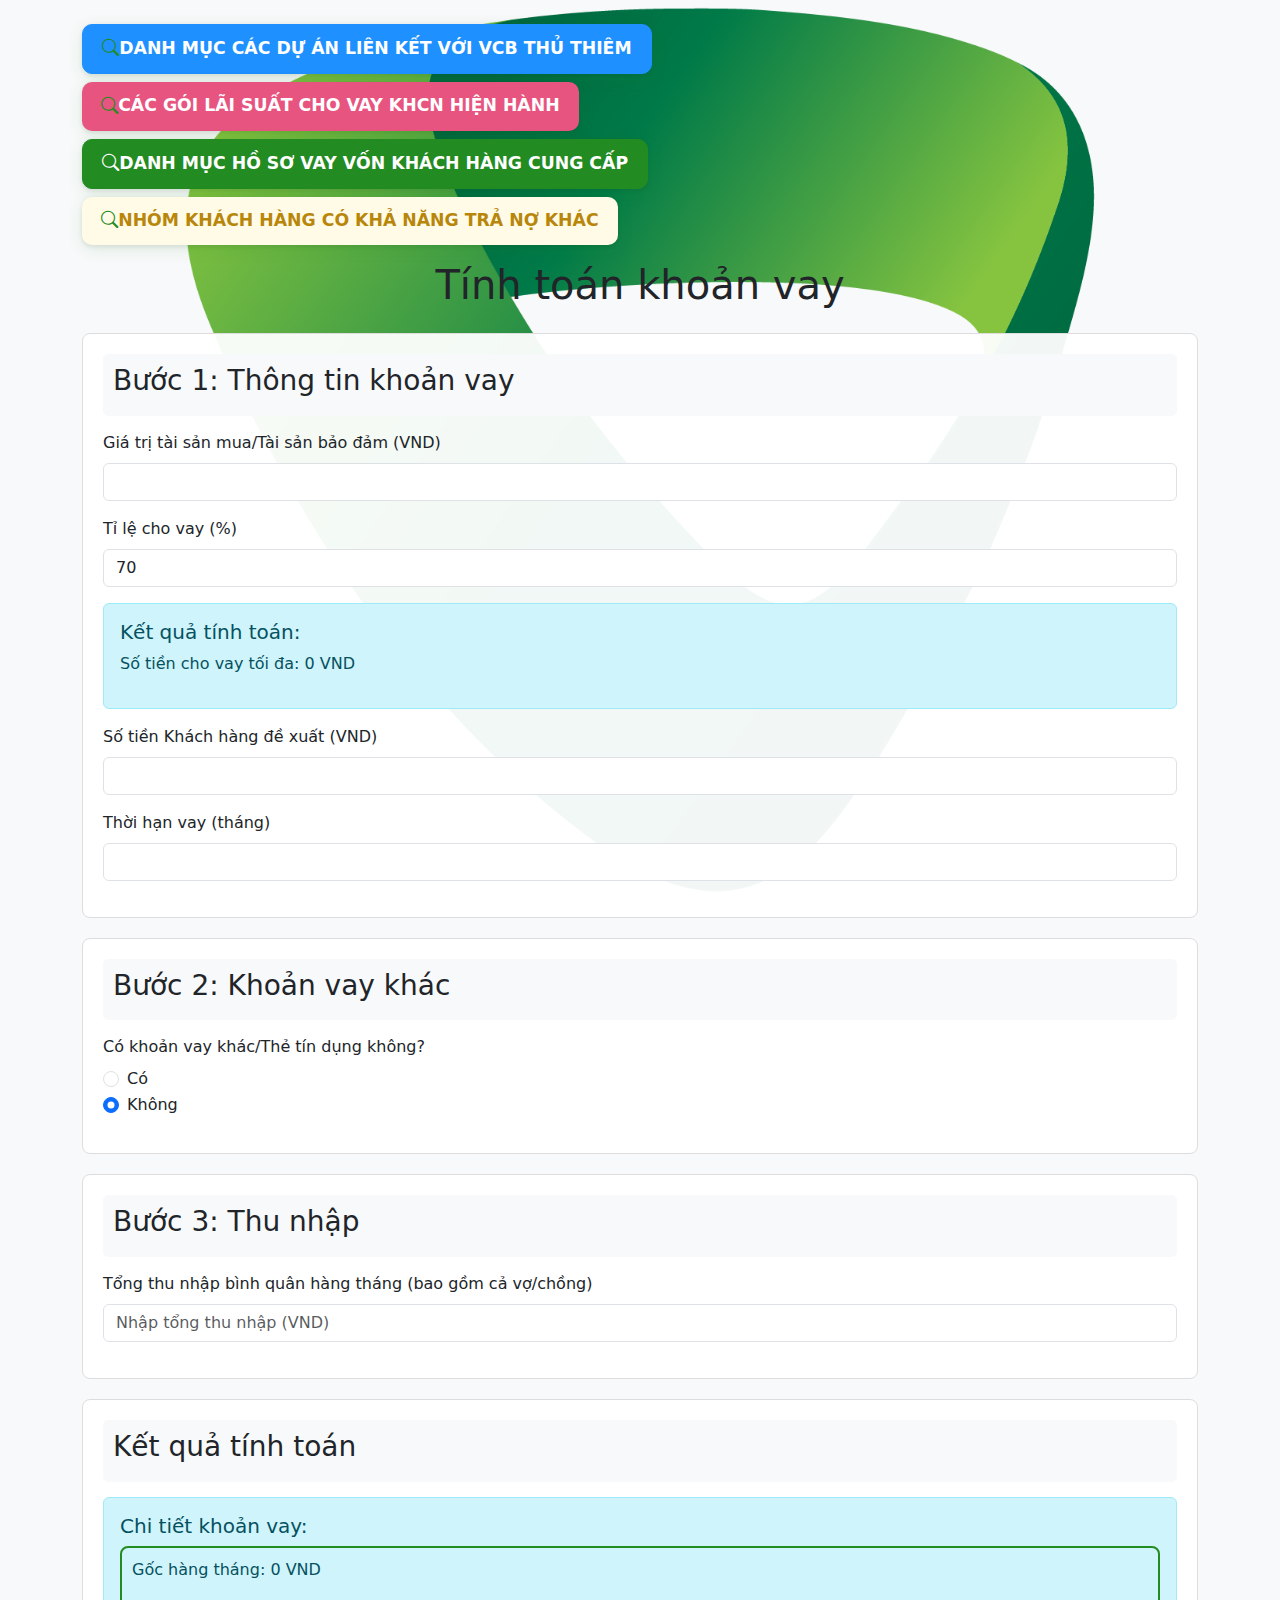
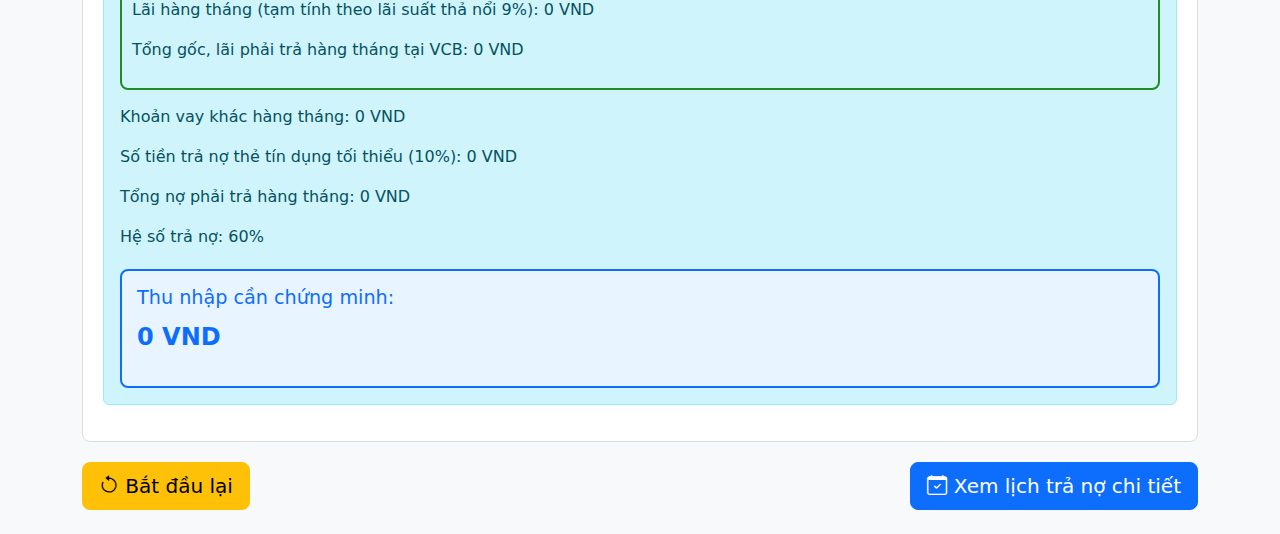
<file: index.html>
<!DOCTYPE html>
<html lang="vi">
<head>
    <meta charset="UTF-8">
    <meta name="viewport" content="width=device-width, initial-scale=1.0">
    <title>Tính toán khoản vay</title>
    <link href="https://cdn.jsdelivr.net/npm/bootstrap@5.3.0/dist/css/bootstrap.min.css" rel="stylesheet">
    <style>
        .step-container {
            border: 1px solid #ddd;
            border-radius: 8px;
            padding: 20px;
            margin-bottom: 20px;
            background-color: rgba(255, 255, 255, 0.95);
        }
        .step-header {
            background-color: #f8f9fa;
            padding: 10px;
            border-radius: 5px;
            margin-bottom: 15px;
        }
        .hidden {
            display: none;
        }
        .required-income {
            background-color: #e8f4ff;
            border: 2px solid #0d6efd;
            border-radius: 8px;
            padding: 15px;
            margin-top: 20px;
        }
        .required-income h5 {
            color: #0d6efd;
            font-size: 1.2rem;
            margin-bottom: 10px;
        }
        .required-income-value {
            font-size: 1.5rem;
            font-weight: bold;
            color: #0d6efd;
        }
        body {
            background-image: url('images/logo.png');
            background-repeat: no-repeat;
            background-position: center center;
            background-attachment: fixed;
            background-size: contain;
            background-color: #f8f9fa;
            min-height: 100vh;
        }
        .container {
            position: relative;
            z-index: 1;
        }
        .menu-btn {
            box-shadow: 0 4px 16px rgba(34,139,34,0.12), 0 1.5px 4px rgba(0,0,0,0.08);
            transition: box-shadow 0.2s, transform 0.2s, background 0.2s;
            cursor: pointer;
            font-size: 1.08rem;
            font-weight: bold;
            padding: 0.7rem 1.2rem;
            border-radius: 10px;
        }
        .menu-btn:hover, .menu-btn:focus {
            box-shadow: 0 8px 24px rgba(34,139,34,0.18), 0 2px 8px rgba(0,0,0,0.12);
            transform: translateY(-2px) scale(1.03);
            background: #e6f4ea !important;
        }
        .blink-cursor {
            animation: blink-cursor 1s steps(2, start) infinite;
            color: #228B22;
            font-size: 1.2em;
            transform: scale(3);
            vertical-align: middle;
            margin-right: 8px;
        }
        @keyframes blink-cursor {
            0%, 100% { opacity: 1; }
            50% { opacity: 0.2; }
        }
    </style>
</head>
<body>
    <div class="container mt-4">
        <div class="d-flex flex-column align-items-start mb-3 gap-2">
            <button type="button" class="btn btn-primary btn-sm fw-bold menu-btn" style="background-color: #1e90ff; border-color: #1e90ff; min-width: 260px;" onclick="window.location.href='projects.html'">
                <i class="bi bi-search" style="color:#228B22;"></i>DANH MỤC CÁC DỰ ÁN LIÊN KẾT VỚI VCB THỦ THIÊM
            </button>
            <button type="button" class="btn btn-danger btn-sm fw-bold menu-btn" style="background-color:#e75480;border:none;min-width:260px;" onclick="window.location.href='laisuat.html'">
                <i class="bi bi-search" style="color:#228B22;"></i>CÁC GÓI LÃI SUẤT CHO VAY KHCN HIỆN HÀNH
            </button>
            <button type="button" class="btn btn-primary btn-sm fw-bold menu-btn" style="background-color: #228B22; border-color: #228B22; color: #fff; min-width: 260px;" onclick="window.location.href='hosovay.html'">
                <i class="bi bi-search" style="color:#fff;"></i>DANH MỤC HỒ SƠ VAY VỐN KHÁCH HÀNG CUNG CẤP
            </button>
            <button type="button" class="btn btn-success btn-sm fw-bold menu-btn" style="background-color:#fffbe6;color:#b8860b;border:none;min-width:260px;" onclick="window.location.href='nhomkhachhang.html'">
                <i class="bi bi-search" style="color:#228B22;"></i>NHÓM KHÁCH HÀNG CÓ KHẢ NĂNG TRẢ NỢ KHÁC
            </button>
        </div>
        <h1 class="text-center mb-4">Tính toán khoản vay</h1>
        
        <!-- Step 1: Thông tin khoản vay -->
        <div class="step-container">
            <div class="step-header">
                <h3>Bước 1: Thông tin khoản vay</h3>
            </div>
            <form id="loanForm">
                <div class="mb-3">
                    <label for="assetValue" class="form-label">Giá trị tài sản mua/Tài sản bảo đảm (VND)</label>
                    <input type="text" class="form-control" id="assetValue" required min="0" max="999999999999">
                </div>
                <div class="mb-3">
                    <label for="loanRate" class="form-label">Tỉ lệ cho vay (%)</label>
                    <input type="number" class="form-control" id="loanRate" min="0" max="100" step="0.1" value="70" required>
                </div>
                <div class="alert alert-info">
                    <h5>Kết quả tính toán:</h5>
                    <p>Số tiền cho vay tối đa: <span id="maxLoan">0 VND</span></p>
                </div>
                <div class="mb-3">
                    <label for="loanAmount" class="form-label">Số tiền Khách hàng đề xuất (VND)</label>
                    <input type="text" class="form-control" id="loanAmount" required min="0" max="999999999999">
                    <div id="errorMessage" class="text-danger" style="display: none;">Số tiền đề xuất vượt quá hạn mức cho vay!</div>
                </div>
                <div class="mb-3">
                    <label for="loanTerm" class="form-label">Thời hạn vay (tháng)</label>
                    <input type="number" class="form-control" id="loanTerm" required min="1">
                </div>
            </form>
        </div>

        <!-- Step 2: Khoản vay khác -->
        <div class="step-container">
            <div class="step-header">
                <h3>Bước 2: Khoản vay khác</h3>
            </div>
            <form id="otherLoanForm">
                <div class="mb-3">
                    <label class="form-label">Có khoản vay khác/Thẻ tín dụng không?</label>
                    <div class="form-check">
                        <input class="form-check-input" type="radio" name="hasOtherLoan" id="hasOtherLoanYes" value="yes">
                        <label class="form-check-label" for="hasOtherLoanYes">Có</label>
                    </div>
                    <div class="form-check">
                        <input class="form-check-input" type="radio" name="hasOtherLoan" id="hasOtherLoanNo" value="no" checked>
                        <label class="form-check-label" for="hasOtherLoanNo">Không</label>
                    </div>
                </div>

                <div id="otherLoanDetails" class="hidden">
                    <div class="mb-3">
                        <label for="otherLoanAmount" class="form-label">Số tiền vay/dư nợ còn lại (VND)</label>
                        <input type="text" class="form-control" id="otherLoanAmount" min="0" max="999999999999">
                    </div>
                    <div class="mb-3">
                        <label for="otherLoanRate" class="form-label">Lãi suất (%)</label>
                        <input type="number" class="form-control" id="otherLoanRate" min="0" max="100" step="0.1">
                    </div>
                    <div class="mb-3">
                        <label for="otherLoanTerm" class="form-label">Thời hạn vay còn lại (tháng)</label>
                        <input type="number" class="form-control" id="otherLoanTerm" min="1" placeholder="Nhập số tháng còn lại">
                    </div>
                    <div class="mb-3">
                        <label for="creditCardPayment" class="form-label">Số tiền trả nợ thẻ tín dụng bình quân hàng tháng(VND)</label>
                        <input type="text" class="form-control" id="creditCardPayment" min="0" max="999999999999" placeholder="Nhập số tiền">
                    </div>
                </div>
            </form>
        </div>

        <!-- Step 3: Thu nhập -->
        <div class="step-container">
            <div class="step-header">
                <h3>Bước 3: Thu nhập</h3>
            </div>
            <form id="incomeForm">
                <div class="mb-3">
                    <label for="incomeAmount" class="form-label">Tổng thu nhập bình quân hàng tháng (bao gồm cả vợ/chồng)</label>
                    <input type="text" class="form-control" id="incomeAmount" min="0" max="999999999999" placeholder="Nhập tổng thu nhập (VND)">
                </div>
            </form>
        </div>

        <!-- Kết quả -->
        <div class="step-container">
            <div class="step-header">
                <h3>Kết quả tính toán</h3>
            </div>
            <div class="alert alert-info">
                <h5>Chi tiết khoản vay:</h5>
                <div style="border: 2px solid #228B22; border-radius: 8px; padding: 10px; margin-bottom: 15px;">
                    <p>Gốc hàng tháng: <span id="monthlyPrincipal">0 VND</span></p>
                    <p>Lãi hàng tháng (tạm tính theo lãi suất thả nổi 9%): <span id="monthlyInterest">0 VND</span></p>
                    <p>Tổng gốc, lãi phải trả hàng tháng tại VCB: <span id="monthlyTotal">0 VND</span></p>
                </div>
                <p>Khoản vay khác hàng tháng: <span id="otherLoanMonthly">0 VND</span></p>
                <p>Số tiền trả nợ thẻ tín dụng tối thiểu (10%): <span id="creditCardMonthly">0 VND</span></p>
                <p>Tổng nợ phải trả hàng tháng: <span id="totalMonthlyPayment">0 VND</span></p>
                <p>Hệ số trả nợ: <span id="debtRatio">60%</span></p>
                <div class="required-income">
                    <h5>Thu nhập cần chứng minh:</h5>
                    <p class="required-income-value"><span id="requiredIncome">0 VND</span></p>
                    <div id="incomeStatus"></div>
                </div>
            </div>
        </div>

        <!-- Nút điều hướng -->
        <div class="d-flex justify-content-between mb-4">
            <button type="button" class="btn btn-warning btn-lg" onclick="resetForm()">
                <i class="bi bi-arrow-counterclockwise"></i> Bắt đầu lại
            </button>
            <button type="button" class="btn btn-primary btn-lg" onclick="window.location.href='schedule.html'">
                <i class="bi bi-calendar-check"></i> Xem lịch trả nợ chi tiết
            </button>
        </div>
    </div>

    <script src="https://cdn.jsdelivr.net/npm/bootstrap@5.3.0/dist/js/bootstrap.bundle.min.js"></script>
    <link rel="stylesheet" href="https://cdn.jsdelivr.net/npm/bootstrap-icons@1.11.3/font/bootstrap-icons.min.css">
    <script>
        // Hàm chuyển đổi số thành định dạng tiền tệ
        function formatCurrency(amount) {
            return new Intl.NumberFormat('vi-VN', {
                style: 'currency',
                currency: 'VND'
            }).format(amount);
        }

        // Hàm định dạng số với dấu chấm ngăn cách
        function formatNumber(number) {
            return number.toString().replace(/\B(?=(\d{3})+(?!\d))/g, ".");
        }

        // Hàm chuyển đổi chuỗi số có dấu chấm thành số
        function parseFormattedNumber(str) {
            return parseInt(str.replace(/\./g, '')) || 0;
        }

        // Khởi tạo dữ liệu
        let loanData = JSON.parse(localStorage.getItem('loanData')) || {};

        // Tính toán số tiền cho vay tối đa
        const assetValueInput = document.getElementById('assetValue');
        const loanRateInput = document.getElementById('loanRate');
        const maxLoanSpan = document.getElementById('maxLoan');
        const loanAmountInput = document.getElementById('loanAmount');
        const errorMessage = document.getElementById('errorMessage');
        const otherLoanAmountInput = document.getElementById('otherLoanAmount');
        const creditCardPaymentInput = document.getElementById('creditCardPayment');
        const loanTermInput = document.getElementById('loanTerm');
        const otherLoanRateInput = document.getElementById('otherLoanRate');
        const otherLoanTermInput = document.getElementById('otherLoanTerm');
        const incomeAmountInput = document.getElementById('incomeAmount');
        // Thêm khai báo cho radio button khoản vay khác
        const hasOtherLoanYes = document.getElementById('hasOtherLoanYes');
        const hasOtherLoanNo = document.getElementById('hasOtherLoanNo');
        const otherLoanDetails = document.getElementById('otherLoanDetails');

        // Thêm định dạng số cho các input tiền
        [assetValueInput, loanAmountInput, incomeAmountInput, otherLoanAmountInput].forEach(input => {
            input.addEventListener('input', function(e) {
                let value = e.target.value.replace(/\./g, '');
                if (value) {
                    // Giới hạn độ dài số là 12 chữ số
                    if (value.length > 12) {
                        value = value.slice(0, 12);
                    }
                    value = parseInt(value);
                    e.target.value = formatNumber(value);
                }
            });
        });
        // Đảm bảo luôn cập nhật số tiền cho vay tối đa khi nhập giá trị tài sản hoặc tỉ lệ cho vay
        assetValueInput.addEventListener('input', calculateMaxLoan);
        loanRateInput.addEventListener('input', calculateMaxLoan);

        function calculateMaxLoan() {
            const assetValue = parseFormattedNumber(assetValueInput.value);
            let loanRate = parseFloat(loanRateInput.value) || 0;
            const loanAmount = parseFormattedNumber(loanAmountInput.value);
            
            // Chỉ tính và kiểm tra khi có đủ cả giá trị tài sản và tỉ lệ cho vay
            if (assetValue > 0 && loanRate > 0) {
                if (loanRate < 0) loanRate = 0;
                if (loanRate > 100) loanRate = 100;
                loanRateInput.value = loanRate;
                // Cập nhật lại biến loanRate sau khi giới hạn
                loanRate = parseFloat(loanRateInput.value) || 0;
                
                const maxLoan = (assetValue * loanRate) / 100;
                maxLoanSpan.textContent = formatCurrency(Math.round(maxLoan));
                
                // Kiểm tra số tiền đề xuất chỉ khi có nhập số tiền
                if (loanAmount > 0) {
                    if (loanAmount > maxLoan) {
                        errorMessage.style.display = 'block';
                    } else {
                        errorMessage.style.display = 'none';
                    }
                } else {
                    errorMessage.style.display = 'none';
                }
            } else {
                // Nếu không có đủ thông tin, ẩn thông báo lỗi và không kiểm tra hạn mức
                errorMessage.style.display = 'none';
                maxLoanSpan.textContent = '0 VND';
            }
        }

        // Thêm event listener cho input số tiền đề xuất
        loanAmountInput.addEventListener('input', function(e) {
            const loanAmount = parseFormattedNumber(e.target.value);
            const assetValue = parseFormattedNumber(assetValueInput.value);
            const loanRate = parseFloat(loanRateInput.value) || 0;
            
            // Nếu có nhập số tiền đề xuất
            if (loanAmount > 0) {
                // Nếu có đủ thông tin tài sản và tỉ lệ cho vay
                if (assetValue > 0 && loanRate > 0) {
                    const maxLoan = (assetValue * loanRate) / 100;
                    if (loanAmount > maxLoan) {
                        errorMessage.style.display = 'block';
                    } else {
                        errorMessage.style.display = 'none';
                    }
                } else {
                    // Nếu không có đủ thông tin, cho phép nhập số tiền đề xuất và không hiển thị cảnh báo
                    errorMessage.style.display = 'none';
                }
            } else {
                errorMessage.style.display = 'none';
            }
        });

        // Thêm event listener cho input giá trị tài sản và tỉ lệ cho vay
        [assetValueInput, loanRateInput].forEach(input => {
            input.addEventListener('input', function() {
                const assetValue = parseFormattedNumber(assetValueInput.value);
                const loanRate = parseFloat(loanRateInput.value) || 0;
                const loanAmount = parseFormattedNumber(loanAmountInput.value);
                
                // Nếu có đủ thông tin và có số tiền đề xuất
                if (assetValue > 0 && loanRate > 0 && loanAmount > 0) {
                    const maxLoan = (assetValue * loanRate) / 100;
                    if (loanAmount > maxLoan) {
                        errorMessage.style.display = 'block';
                    } else {
                        errorMessage.style.display = 'none';
                    }
                }
            });
        });

        // Xử lý khoản vay khác
        function toggleOtherLoanDetails() {
            otherLoanDetails.classList.toggle('hidden', !hasOtherLoanYes.checked);
        }

        hasOtherLoanYes.addEventListener('change', toggleOtherLoanDetails);
        hasOtherLoanNo.addEventListener('change', toggleOtherLoanDetails);

        // Tính toán khoản vay
        function calculateLoan() {
            const loanAmount = parseFormattedNumber(loanAmountInput.value);
            const term = parseInt(loanTermInput.value) || 0;
            const interestRate = 9.0; // Lãi suất cố định 9%

            if (loanAmount > 0 && term > 0) {
                const monthlyRate = interestRate / 12 / 100;
                const monthlyPayment = loanAmount * monthlyRate * Math.pow(1 + monthlyRate, term) / (Math.pow(1 + monthlyRate, term) - 1);
                const monthlyPrincipal = loanAmount / term;
                const monthlyInterest = monthlyPayment - monthlyPrincipal;

                // Tính khoản vay khác
                let otherLoanMonthly = 0;
                if (hasOtherLoanYes.checked) {
                    const otherAmount = parseFormattedNumber(otherLoanAmountInput.value);
                    const otherRate = parseFloat(otherLoanRateInput.value) || 0;
                    const otherTerm = parseInt(otherLoanTermInput.value) || 0;
                    
                    if (otherAmount > 0 && otherRate > 0 && otherTerm > 0) {
                        const otherMonthlyRate = otherRate / 12 / 100;
                        // Tính số tiền trả hàng tháng dựa trên số tiền vay và thời hạn còn lại
                        otherLoanMonthly = otherAmount * otherMonthlyRate * Math.pow(1 + otherMonthlyRate, otherTerm) / (Math.pow(1 + otherMonthlyRate, otherTerm) - 1);
                    }
                }

                // Tính thẻ tín dụng
                const creditCardMonthly = hasOtherLoanYes.checked ? parseFormattedNumber(creditCardPaymentInput.value) * 0.1 : 0;

                // Tính tổng nợ phải trả
                const totalMonthlyPayment = monthlyPayment + otherLoanMonthly + creditCardMonthly;

                // Tính thu nhập cần chứng minh
                let debtRatio = 0.6;
                const incomeAmount = parseFormattedNumber(incomeAmountInput.value);
                if (incomeAmount >= 60000000) {
                    debtRatio = 0.7;
                }
                const requiredIncome = totalMonthlyPayment / debtRatio;

                // Cập nhật kết quả
                document.getElementById('monthlyPrincipal').textContent = formatCurrency(Math.round(monthlyPrincipal));
                document.getElementById('monthlyInterest').textContent = formatCurrency(Math.round(monthlyInterest));
                document.getElementById('monthlyTotal').textContent = formatCurrency(Math.round(monthlyPayment));
                document.getElementById('otherLoanMonthly').textContent = formatCurrency(Math.round(otherLoanMonthly));
                document.getElementById('creditCardMonthly').textContent = formatCurrency(Math.round(creditCardMonthly));
                document.getElementById('totalMonthlyPayment').textContent = formatCurrency(Math.round(totalMonthlyPayment));
                document.getElementById('debtRatio').textContent = (debtRatio * 100) + '%';
                document.getElementById('requiredIncome').textContent = formatCurrency(Math.round(requiredIncome));

                // Thông báo kiểm tra thu nhập
                const incomeStatus = document.getElementById('incomeStatus');
                if (incomeAmount > 0) {
                    if (incomeAmount >= requiredIncome) {
                        incomeStatus.innerHTML = '<span style="color:#228B22;font-weight:bold;font-size:1.1rem;"><i class="bi bi-patch-check-fill" style="font-size:1.5rem;vertical-align:middle;color:#228B22;"></i> THU NHẬP ĐÁP ỨNG ĐIỀU KIỆN VAY</span>';
                    } else {
                        incomeStatus.innerHTML = `
                            <span style="color:#b8860b;font-weight:bold;font-size:1.1rem;background:#fffbe6;padding:6px 12px;border-radius:8px;display:inline-block;margin-bottom:10px;">
                                THU NHẬP CHƯA ĐÁP ỨNG ĐIỀU KIỆN VAY
                            </span>
                            <div>
                                <button type="button" class="btn btn-warning btn-lg" onclick="window.location.href='nhomkhachhang.html'" style="margin-top:10px;">
                                    <i class="bi bi-search"></i> RÀ SOÁT LẠI BỘ ĐIỀU KIỆN TẠI ĐÂY
                                </button>
                            </div>`;
                    }
                } else {
                    incomeStatus.innerHTML = '';
                }

                // Lưu dữ liệu
                loanData = {
                    assetValue: parseFormattedNumber(assetValueInput.value),
                    loanRate: parseFloat(loanRateInput.value),
                    loanAmount: loanAmount,
                    loanTerm: term,
                    hasOtherLoan: hasOtherLoanYes.checked,
                    otherLoanAmount: parseFormattedNumber(otherLoanAmountInput.value),
                    otherLoanRate: parseFloat(otherLoanRateInput.value) || 0,
                    otherLoanTerm: parseInt(otherLoanTermInput.value) || 0,
                    creditCardPayment: parseFormattedNumber(creditCardPaymentInput.value),
                    incomeAmount: incomeAmount,
                    monthlyPayment: Math.round(monthlyPayment),
                    otherLoanMonthly: Math.round(otherLoanMonthly),
                    creditCardMonthly: Math.round(creditCardMonthly),
                    totalMonthlyPayment: Math.round(totalMonthlyPayment),
                    requiredIncome: Math.round(requiredIncome)
                };
                localStorage.setItem('loanData', JSON.stringify(loanData));
            }
        }

        // Thêm event listeners cho tất cả các input
        const inputs = [
            loanAmountInput, loanTermInput, otherLoanAmountInput, 
            otherLoanRateInput, otherLoanTermInput, creditCardPaymentInput,
            incomeAmountInput
        ];
        inputs.forEach(input => input.addEventListener('input', calculateLoan));

        // Hàm reset form
        function resetForm() {
            // Reset tất cả các input về giá trị mặc định
            document.getElementById('assetValue').value = '';
            document.getElementById('loanRate').value = '70';
            document.getElementById('loanAmount').value = '';
            document.getElementById('loanTerm').value = '';
            document.getElementById('otherLoanAmount').value = '';
            document.getElementById('otherLoanRate').value = '';
            document.getElementById('otherLoanTerm').value = '';
            document.getElementById('creditCardPayment').value = '';
            
            // Reset radio buttons
            document.getElementById('hasOtherLoanNo').checked = true;
            
            // Ẩn phần khoản vay khác
            document.getElementById('otherLoanDetails').classList.add('hidden');
            
            // Reset kết quả tính toán
            document.getElementById('maxLoan').textContent = '0 VND';
            document.getElementById('monthlyPrincipal').textContent = '0 VND';
            document.getElementById('monthlyInterest').textContent = '0 VND';
            document.getElementById('monthlyTotal').textContent = '0 VND';
            document.getElementById('otherLoanMonthly').textContent = '0 VND';
            document.getElementById('creditCardMonthly').textContent = '0 VND';
            document.getElementById('totalMonthlyPayment').textContent = '0 VND';
            document.getElementById('debtRatio').textContent = '60%';
            document.getElementById('requiredIncome').textContent = '0 VND';
            document.getElementById('incomeStatus').innerHTML = '';
            
            // Xóa dữ liệu đã lưu
            localStorage.removeItem('loanData');
        }

        // Load dữ liệu đã lưu khi trang được tải
        window.addEventListener('load', function() {
            resetForm();
        });
    </script>
</body>
</html>
</file>
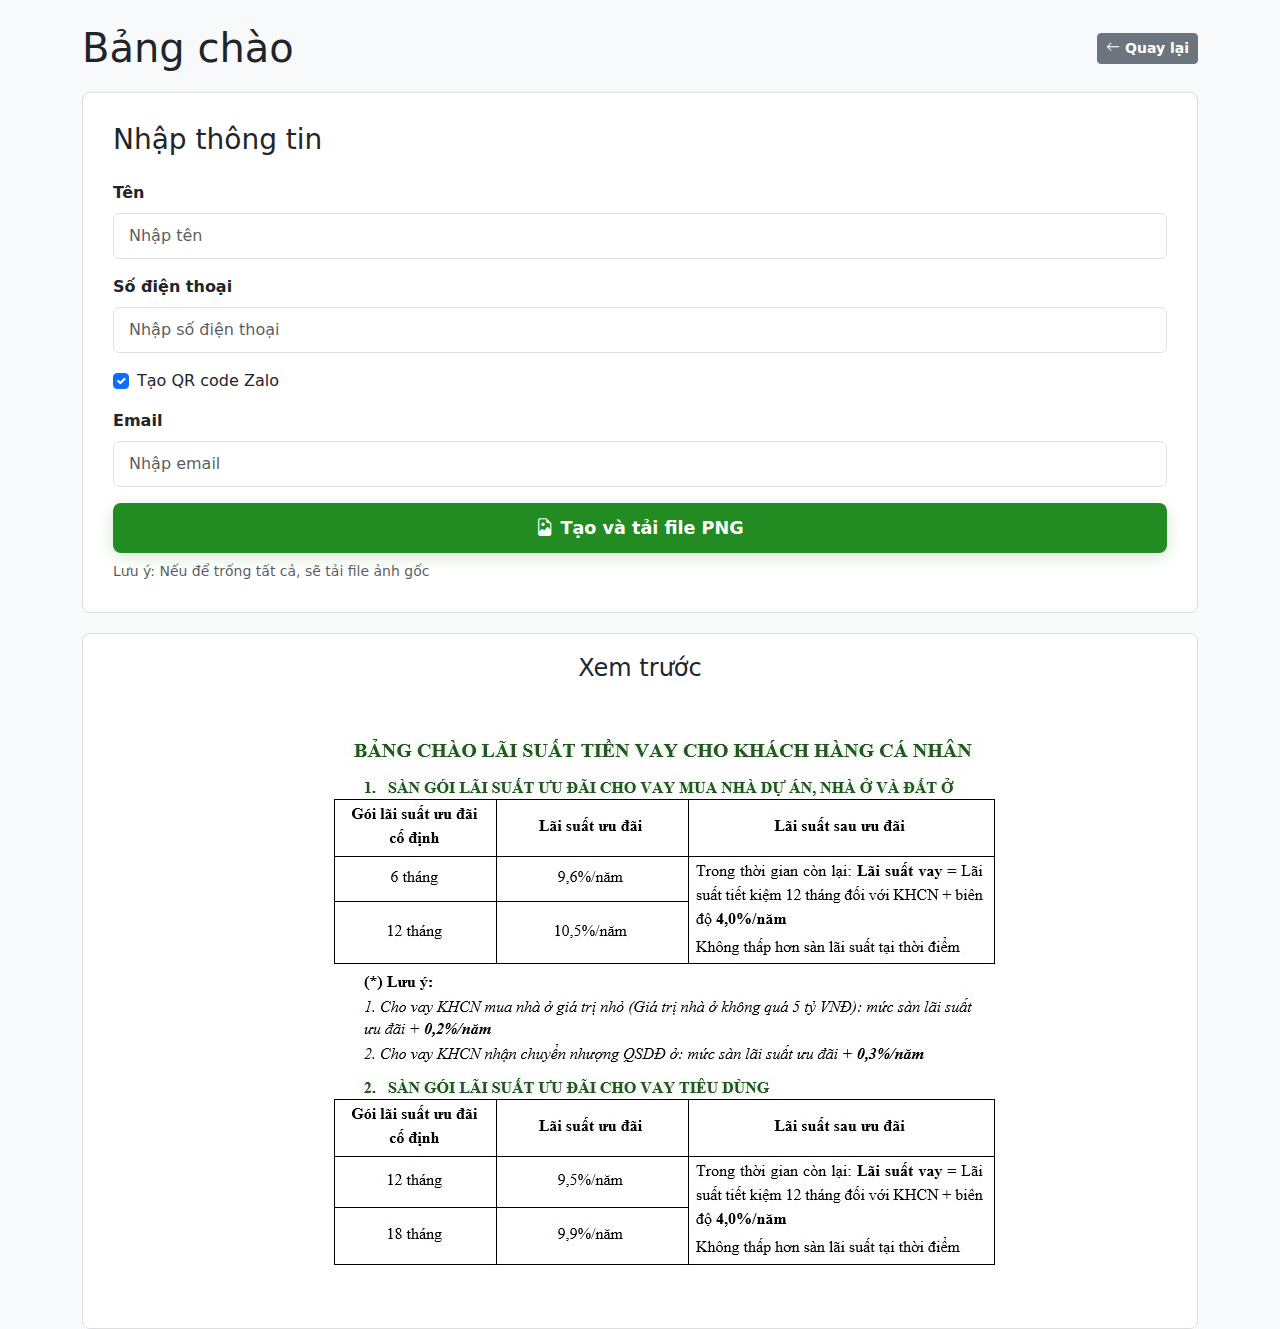
<file: bangchao.html>
<!DOCTYPE html>
<html lang="vi">
<head>
    <meta charset="UTF-8">
    <meta name="viewport" content="width=device-width, initial-scale=1.0">
    <title>Bảng chào</title>
    <link href="https://cdn.jsdelivr.net/npm/bootstrap@5.3.0/dist/css/bootstrap.min.css" rel="stylesheet">
    <link rel="stylesheet" href="https://cdn.jsdelivr.net/npm/bootstrap-icons@1.11.3/font/bootstrap-icons.min.css">
    <link rel="preconnect" href="https://fonts.googleapis.com">
    <link rel="preconnect" href="https://fonts.gstatic.com" crossorigin>
    <link href="https://fonts.googleapis.com/css2?family=Inter:wght@400;500;600;700&display=swap" rel="stylesheet">
    <style>
        body {
            background-color: #f8f9fa;
            min-height: 100vh;
        }
        .container {
            position: relative;
            z-index: 1;
        }
        .header-container {
            display: flex;
            justify-content: space-between;
            align-items: center;
            margin-bottom: 20px;
        }
        .form-container {
            background-color: rgba(255, 255, 255, 0.95);
            border: 1px solid #ddd;
            border-radius: 8px;
            padding: 30px;
            margin-top: 20px;
            margin-bottom: 20px;
        }
        .form-label {
            font-weight: bold;
            margin-bottom: 8px;
        }
        .form-control {
            border-radius: 6px;
            padding: 10px 15px;
        }
        .generate-btn {
            background-color: #228B22;
            color: white;
            border: none;
            padding: 12px 24px;
            border-radius: 8px;
            font-weight: bold;
            font-size: 1.1rem;
            box-shadow: 0 4px 16px rgba(34,139,34,0.2);
            transition: all 0.3s ease;
            width: 100%;
        }
        .generate-btn:hover {
            background-color: #1a6f1a;
            transform: translateY(-2px);
            box-shadow: 0 6px 20px rgba(34,139,34,0.3);
        }
        .generate-btn:disabled {
            background-color: #ccc;
            cursor: not-allowed;
        }
        .preview-container {
            background-color: rgba(255, 255, 255, 0.95);
            border: 1px solid #ddd;
            border-radius: 8px;
            padding: 20px;
            margin-top: 20px;
            text-align: center;
            display: none;
        }
        #documentPreview {
            max-width: 100%;
            background: white;
            padding: 20px;
            margin: 0 auto;
        }
        .loading {
            text-align: center;
            padding: 20px;
            display: none;
        }
        .spinner-border {
            width: 3rem;
            height: 3rem;
        }
        #qrCodeContainer {
            display: inline-block;
            margin-left: 20px;
            vertical-align: top;
        }
        .contact-info {
            margin-top: 20px;
        }
    </style>
</head>
<body>
    <div class="container mt-4">
        <div class="header-container">
            <h1 class="mb-0">Bảng chào</h1>
            <button type="button" class="btn btn-secondary btn-sm fw-bold" onclick="window.location.href='index.html'">
                <i class="bi bi-arrow-left"></i> Quay lại
            </button>
        </div>
        
        <div class="form-container">
            <h3 class="mb-4">Nhập thông tin</h3>
            <form id="infoForm">
                <div class="mb-3">
                    <label for="ten" class="form-label">Tên</label>
                    <input type="text" class="form-control" id="ten" placeholder="Nhập tên">
                </div>
                <div class="mb-3">
                    <label for="soDT" class="form-label">Số điện thoại</label>
                    <input type="text" class="form-control" id="soDT" placeholder="Nhập số điện thoại">
                </div>
                <div class="mb-3">
                    <div class="form-check">
                        <input class="form-check-input" type="checkbox" id="createQR" checked>
                        <label class="form-check-label" for="createQR">
                            Tạo QR code Zalo
                        </label>
                    </div>
                </div>
                <div class="mb-3">
                    <label for="email" class="form-label">Email</label>
                    <input type="text" class="form-control" id="email" placeholder="Nhập email">
                </div>
                <div class="mb-3" style="display: none;">
                    <label for="address" class="form-label">Địa chỉ</label>
                    <input type="text" class="form-control" id="address" placeholder="Nhập địa chỉ" value="55-56 Song Hanh street, Binh Trung ward, Ho Chi Minh City">
                </div>
                <button type="submit" class="generate-btn" id="generateBtn">
                    <i class="bi bi-file-earmark-image"></i> Tạo và tải file PNG
                </button>
                <small class="form-text text-muted d-block mt-2">Lưu ý: Nếu để trống tất cả, sẽ tải file ảnh gốc</small>
            </form>
        </div>
        
        <div class="loading" id="loading">
            <div class="spinner-border text-success" role="status">
                <span class="visually-hidden">Đang xử lý...</span>
            </div>
            <p class="mt-3">Đang tạo file, vui lòng đợi...</p>
        </div>
        
        <div class="preview-container" id="previewContainer">
            <h4 class="mb-3">Xem trước</h4>
            <div id="documentPreview"></div>
        </div>
    </div>

    <script src="https://cdn.jsdelivr.net/npm/bootstrap@5.3.0/dist/js/bootstrap.bundle.min.js"></script>
    <script>
        let baseImage = null;

        // Load ảnh base khi trang load
        async function loadBaseImage() {
            return new Promise((resolve, reject) => {
                // Thử load file jpg trước (vì có vẻ file png không tồn tại)
                const img = new Image();
                img.crossOrigin = 'anonymous';
                img.onload = () => {
                    baseImage = img;
                    resolve(img);
                };
                img.onerror = () => {
                    // Thử load file png nếu jpg không có
                    const img2 = new Image();
                    img2.crossOrigin = 'anonymous';
                    img2.onload = () => {
                        baseImage = img2;
                        resolve(img2);
                    };
                    img2.onerror = () => {
                        reject(new Error('Không thể load file ảnh bangchao'));
                    };
                    img2.src = 'images/bangchao.png';
                };
                img.src = 'images/bangchao.jpg';
            });
        }

        // Tạo QR code Zalo từ số điện thoại sử dụng API online
        async function generateZaloQR(phoneNumber, size = 300) {
            const zaloUrl = `https://zalo.me/${phoneNumber.replace(/[^0-9]/g, '')}`;
            // Tạo QR code với kích thước lớn hơn để đảm bảo chất lượng khi scale
            const qrSize = Math.max(size, 300); // Tối thiểu 300x300 để đảm bảo chất lượng
            const qrApiUrl = `https://api.qrserver.com/v1/create-qr-code/?size=${qrSize}x${qrSize}&data=${encodeURIComponent(zaloUrl)}`;
            
            try {
                // Tải QR code từ API và convert sang data URL để đảm bảo hoạt động với html2canvas
                const response = await fetch(qrApiUrl);
                if (!response.ok) {
                    throw new Error(`HTTP error! status: ${response.status}`);
                }
                const blob = await response.blob();
                
                return new Promise((resolve, reject) => {
                    const reader = new FileReader();
                    reader.onloadend = () => {
                        if (reader.result) {
                            resolve(reader.result);
                        } else {
                            reject(new Error('Không thể đọc QR code'));
                        }
                    };
                    reader.onerror = () => {
                        reject(new Error('Lỗi khi đọc QR code'));
                    };
                    reader.readAsDataURL(blob);
                });
            } catch (error) {
                console.error('Lỗi tạo QR code:', error);
                // Thử sử dụng API khác hoặc tạo placeholder
                const altApiUrl = `https://chart.googleapis.com/chart?cht=qr&chs=${qrSize}x${qrSize}&chl=${encodeURIComponent(zaloUrl)}`;
                try {
                    const response = await fetch(altApiUrl);
                    const blob = await response.blob();
                    return new Promise((resolve, reject) => {
                        const reader = new FileReader();
                        reader.onloadend = () => resolve(reader.result);
                        reader.onerror = () => reject(new Error('Không thể tạo QR code'));
                        reader.readAsDataURL(blob);
                    });
                } catch (altError) {
                    console.error('Lỗi với API thay thế:', altError);
                    // Trả về một data URL placeholder trống
                    return '[data-uri]';
                }
            }
        }

        // Hiển thị preview ảnh gốc
        async function showPreviewImage() {
            try {
                if (!baseImage) {
                    await loadBaseImage();
                }
                const previewDiv = document.getElementById('documentPreview');
                const previewContainer = document.getElementById('previewContainer');
                previewDiv.innerHTML = `<img src="${baseImage.src}" alt="Preview" style="max-width: 100%; height: auto;">`;
                previewContainer.style.display = 'block';
            } catch (error) {
                console.error('Lỗi khi hiển thị preview:', error);
            }
        }

        // Vẽ thông tin liên hệ và QR code lên ảnh
        async function drawContactInfoOnImage(ten, soDT, email, address, createQR) {
            if (!baseImage) {
                await loadBaseImage();
            }

            // Tạo canvas với kích thước bằng ảnh gốc
            const canvas = document.createElement('canvas');
            canvas.width = baseImage.width;
            canvas.height = baseImage.height;
            const ctx = canvas.getContext('2d');

            // Vẽ ảnh gốc lên canvas
            ctx.drawImage(baseImage, 0, 0);

            // Kiểm tra xem có thông tin nào cần vẽ không
            const hasTen = ten && ten.trim();
            const hasSoDT = soDT && soDT.trim();
            const hasEmail = email && email.trim();
            const hasAddress = address && address.trim();

            // Nếu không có thông tin nào, chỉ trả về ảnh gốc
            if (!hasTen && !hasSoDT && !hasEmail && !hasAddress) {
                return canvas;
            }

            // Tính toán vị trí và kích thước font dựa trên kích thước ảnh
            // Căn lề trái để thẳng với bảng trên (ước tính bảng bắt đầu từ khoảng 7-8% từ lề trái)
            const textX = baseImage.width * 0.126; // 7.5% từ lề trái để thẳng với bảng trên
            const startY = baseImage.height * 0.84; // 85% từ trên xuống (gần cuối ảnh)
            
            // Tính toán vị trí QR code: căn bên phải, to gấp 1.8 lần
            const baseQRSize = Math.min(150, baseImage.width * 0.08); // Kích thước cơ bản
            const qrSize = baseQRSize * 1.8; // To gấp 1.8 lần
            const qrX = baseImage.width - qrSize - (baseImage.width * 0.072); // Căn bên phải, cách lề phải bằng khoảng cách lề trái
            
            // Log để debug
            console.log('QR Code size:', qrSize, 'Base size:', baseQRSize, 'Image width:', baseImage.width);
            
            // Tính font size dựa trên chiều rộng ảnh (tỷ lệ với ảnh gốc)
            const baseFontSize = Math.max(14, baseImage.width / 50); // Font size tỷ lệ với ảnh
            const titleFontSize = baseFontSize + 2;
            const textFontSize = baseFontSize;

            // Cấu hình font cho tiêu đề - sử dụng font Inter (Google Fonts) hoặc fallback
            ctx.fillStyle = '#000000';
            ctx.font = `600 ${titleFontSize}px 'Inter', 'Segoe UI', 'Roboto', 'Helvetica Neue', Arial, sans-serif`;
            ctx.textAlign = 'left';
            ctx.textBaseline = 'top';

            // Vẽ tiêu đề "Thông tin liên hệ:" chỉ khi có ít nhất một thông tin
            ctx.fillText('Thông tin liên hệ:', textX, startY);

            // Cấu hình font cho nội dung - sử dụng font Inter với weight 400 (regular)
            ctx.font = `400 ${textFontSize}px 'Inter', 'Segoe UI', 'Roboto', 'Helvetica Neue', Arial, sans-serif`;
            const lineHeight = textFontSize * 1.5;

            let currentY = startY + lineHeight;

            // Vẽ tên và số điện thoại nếu có
            if (hasTen || hasSoDT) {
                let lineText = '';
                if (hasTen) {
                    lineText = ten.trim();
                }
                if (hasSoDT) {
                    if (lineText) {
                        lineText += ` – Tel: ${soDT.trim()}`;
                    } else {
                        lineText = `Tel: ${soDT.trim()}`;
                    }
                }
                ctx.fillText(lineText, textX, currentY);
                currentY += lineHeight;
            }

            // Vẽ email nếu có
            if (hasEmail) {
                ctx.fillText(`Email: ${email.trim()}`, textX, currentY);
                currentY += lineHeight;
            }

            // Vẽ địa chỉ nếu có - chia thành 2 dòng sau "street,"
            if (hasAddress) {
                const addressText = address.trim();
                // Tìm vị trí "street," (có dấu phẩy) hoặc "street" để chia dòng
                const streetCommaIndex = addressText.toLowerCase().indexOf('street,');
                const streetIndex = addressText.toLowerCase().indexOf('street');
                
                if (streetCommaIndex !== -1) {
                    // Tìm thấy "street," - lấy đến hết dấu phẩy
                    const part1 = addressText.substring(0, streetCommaIndex + 7); // Bao gồm cả "street,"
                    const part2 = addressText.substring(streetCommaIndex + 7).trim(); // Phần còn lại
                    
                    // Vẽ dòng đầu: "Address: 55-56 Song Hanh street,"
                    ctx.fillText(`Address: ${part1}`, textX, currentY);
                    currentY += lineHeight;
                    
                    // Vẽ dòng thứ hai: "Binh Trung ward, Ho Chi Minh City"
                    if (part2) {
                        ctx.fillText(part2, textX, currentY);
                        currentY += lineHeight;
                    }
                } else if (streetIndex !== -1) {
                    // Chỉ tìm thấy "street" không có dấu phẩy - thêm dấu phẩy vào
                    const part1 = addressText.substring(0, streetIndex + 6) + ','; // Bao gồm cả "street" và thêm dấu phẩy
                    const part2 = addressText.substring(streetIndex + 6).trim(); // Phần còn lại
                    
                    // Vẽ dòng đầu: "Address: 55-56 Song Hanh street,"
                    ctx.fillText(`Address: ${part1}`, textX, currentY);
                    currentY += lineHeight;
                    
                    // Vẽ dòng thứ hai: "Binh Trung ward, Ho Chi Minh City"
                    if (part2) {
                        ctx.fillText(part2, textX, currentY);
                        currentY += lineHeight;
                    }
                } else {
                    // Nếu không tìm thấy "street", vẽ bình thường
                    ctx.fillText(`Address: ${addressText}`, textX, currentY);
                    currentY += lineHeight;
                }
            }

            // Vẽ QR code Zalo nếu có số điện thoại và checkbox được tick
            if (hasSoDT && createQR) {
                try {
                    // Tạo QR code với kích thước lớn hơn để đảm bảo chất lượng khi scale
                    const qrCodeDataUrl = await generateZaloQR(soDT, qrSize);
                    const qrImage = new Image();
                    await new Promise((resolve, reject) => {
                        qrImage.onload = resolve;
                        qrImage.onerror = reject;
                        qrImage.src = qrCodeDataUrl;
                    });

                    // Tính toán vị trí QR code: căn dưới để phần dưới cùng của QR code thẳng với phần dưới cùng của thông tin liên hệ
                    // currentY là vị trí dưới cùng của thông tin liên hệ
                    // qrY + qrSize = currentY => qrY = currentY - qrSize
                    const qrY = currentY - qrSize-13; // Căn dưới để thẳng với phần dưới cùng của thông tin liên hệ

                    console.log('Drawing QR code at:', qrX, qrY, 'size:', qrSize);

                    // Vẽ QR code (bỏ chữ Zalo)
                    ctx.drawImage(qrImage, qrX, qrY, qrSize, qrSize);
                } catch (error) {
                    console.error('Lỗi khi vẽ QR code:', error);
                    // Tiếp tục không có QR code nếu lỗi
                }
            }

            return canvas;
        }

        // Xử lý form submit
        document.getElementById('infoForm').addEventListener('submit', async function(e) {
            e.preventDefault();
            
            const ten = document.getElementById('ten').value.trim();
            const soDT = document.getElementById('soDT').value.trim();
            const email = document.getElementById('email').value.trim();
            const address = document.getElementById('address').value.trim();
            const createQR = document.getElementById('createQR').checked;

            const generateBtn = document.getElementById('generateBtn');
            const loading = document.getElementById('loading');
            const previewContainer = document.getElementById('previewContainer');

            generateBtn.disabled = true;
            loading.style.display = 'block';
            previewContainer.style.display = 'none';

            try {
                // Đảm bảo ảnh base đã được load
                if (!baseImage) {
                    await loadBaseImage();
                }

                // Vẽ thông tin liên hệ và QR code lên ảnh (có thể để trống tất cả)
                console.log('Bắt đầu vẽ thông tin lên ảnh...');
                const canvas = await drawContactInfoOnImage(ten, soDT, email, address, createQR);

                console.log('Canvas đã được tạo:', canvas.width, 'x', canvas.height);

                // Hiển thị preview với ảnh đã vẽ
                const previewDiv = document.getElementById('documentPreview');
                previewDiv.innerHTML = `<img src="${canvas.toDataURL('image/png')}" alt="Preview" style="max-width: 100%; height: auto;">`;
                previewContainer.style.display = 'block';
                previewContainer.style.position = 'relative';
                previewContainer.style.left = 'auto';
                previewContainer.style.top = 'auto';
                previewContainer.style.zIndex = 'auto';

                const finalCanvas = canvas;

                // Hàm helper để tải file
                const downloadFile = (canvas) => {
                    try {
                        const dataUrl = canvas.toDataURL('image/png', 0.95);
                        if (!dataUrl || dataUrl === 'data:,') {
                            throw new Error('Không thể tạo data URL từ canvas');
                        }
                        console.log('Data URL length:', dataUrl.length);
                        
                        const link = document.createElement('a');
                        link.download = 'bangchao.png';
                        link.href = dataUrl;
                        link.style.display = 'none';
                        document.body.appendChild(link);
                        link.click();
                        document.body.removeChild(link);

                        // Hiển thị preview (đưa về vị trí bình thường)
                        previewContainer.style.position = 'relative';
                        previewContainer.style.left = 'auto';
                        previewContainer.style.top = 'auto';
                        previewContainer.style.display = 'block';
                        generateBtn.disabled = false;
                        loading.style.display = 'none';
                    } catch (error) {
                        console.error('Lỗi khi tạo download link:', error);
                        alert('Lỗi khi tải file: ' + error.message);
                        generateBtn.disabled = false;
                        loading.style.display = 'none';
                    }
                };

                // Tải file PNG - thử dùng blob trước, nếu lỗi thì dùng data URL
                try {
                    // Thử dùng blob trước
                    finalCanvas.toBlob(function(blob) {
                        if (!blob || blob.size === 0) {
                            console.warn('Blob không hợp lệ, thử dùng data URL...');
                            // Fallback: dùng data URL
                            downloadFile(finalCanvas);
                        } else {
                            console.log('Blob size:', blob.size, 'bytes');
                            const url = URL.createObjectURL(blob);
                            const link = document.createElement('a');
                            link.download = 'bangchao.png';
                            link.href = url;
                            link.style.display = 'none';
                            document.body.appendChild(link);
                            link.click();
                            
                            // Đợi một chút trước khi cleanup
                            setTimeout(() => {
                                document.body.removeChild(link);
                                URL.revokeObjectURL(url);
                            }, 100);

                            // Hiển thị preview (đưa về vị trí bình thường)
                            previewContainer.style.position = 'relative';
                            previewContainer.style.left = 'auto';
                            previewContainer.style.top = 'auto';
                            previewContainer.style.display = 'block';
                            generateBtn.disabled = false;
                            loading.style.display = 'none';
                        }
                    }, 'image/png', 0.95);
                } catch (error) {
                    console.error('Lỗi khi tạo blob:', error);
                    // Fallback: dùng data URL
                    downloadFile(finalCanvas);
                }

            } catch (error) {
                console.error('Lỗi:', error);
                alert('Có lỗi xảy ra: ' + error.message);
                generateBtn.disabled = false;
                loading.style.display = 'none';
            }
        });

        // Load ảnh base và hiển thị preview khi trang load
        window.addEventListener('load', async function() {
            await loadBaseImage();
            await showPreviewImage();
        });
    </script>
</body>
</html>
</file>
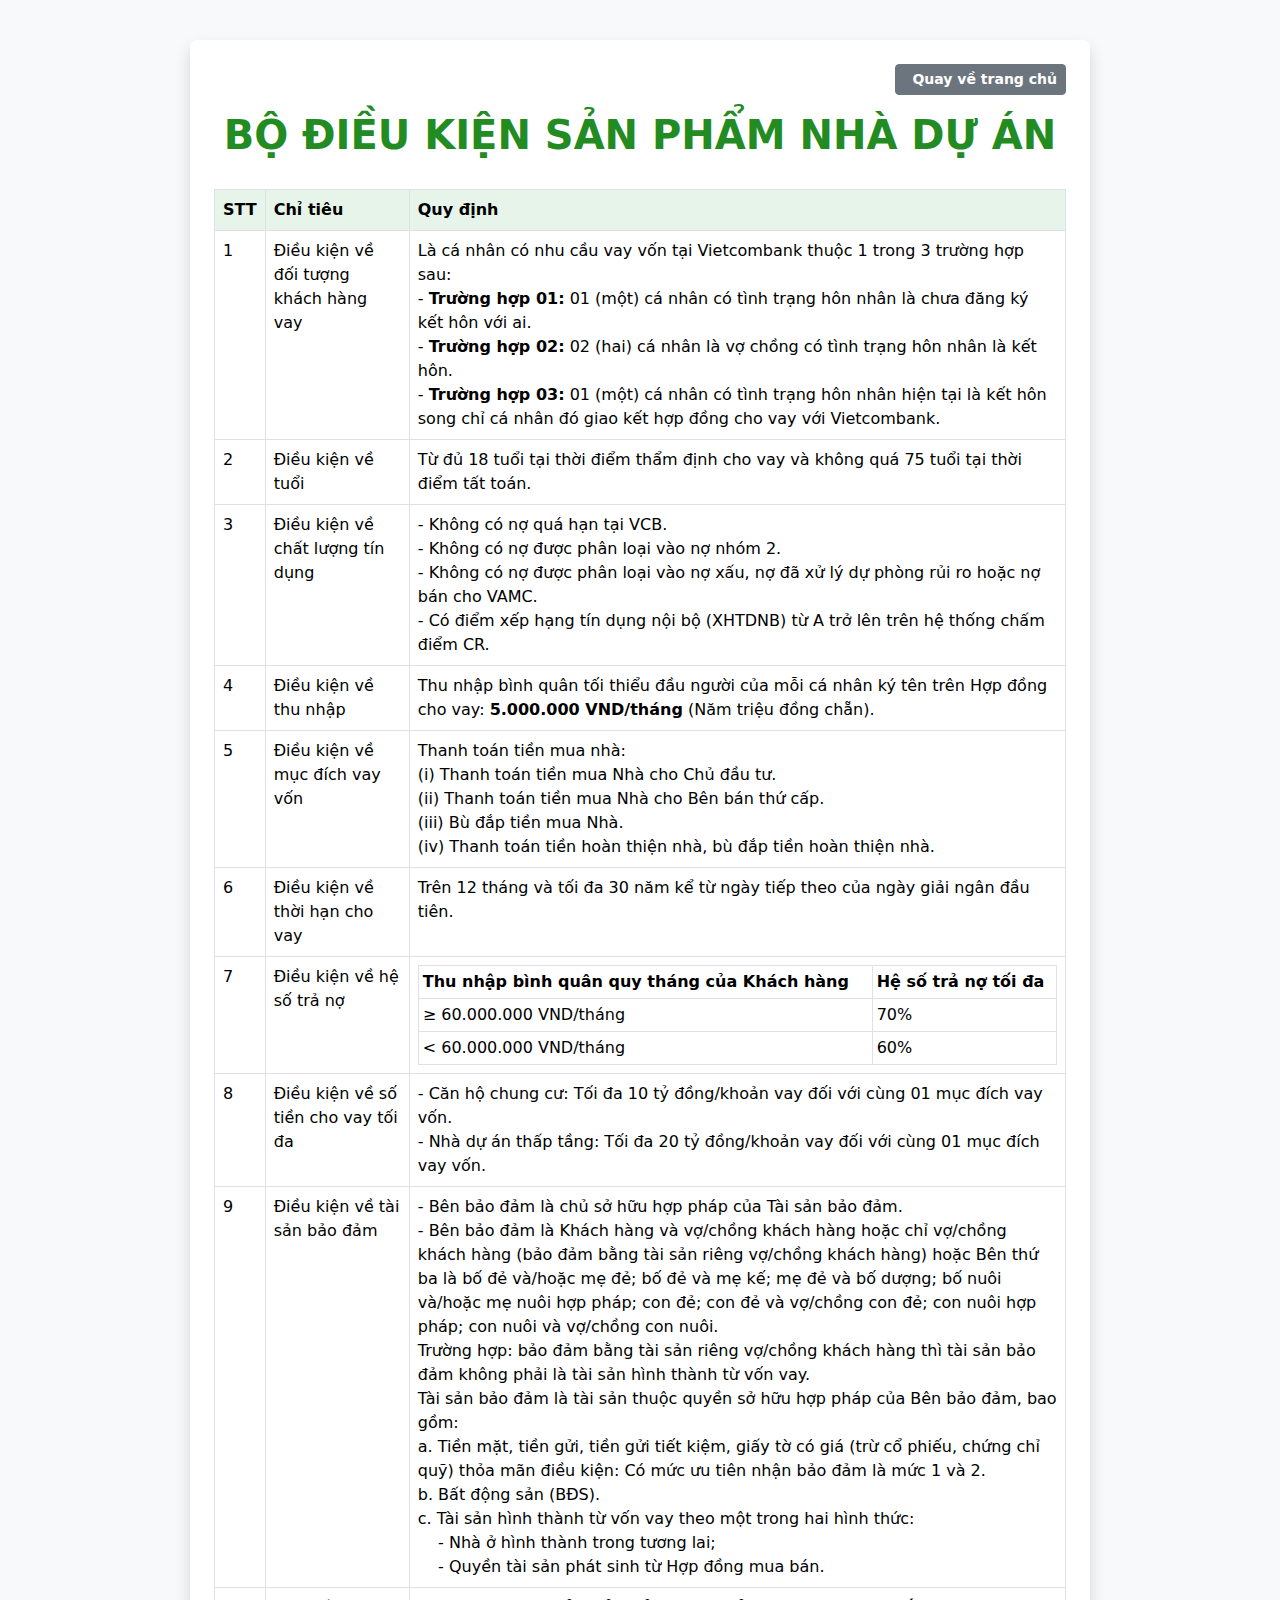
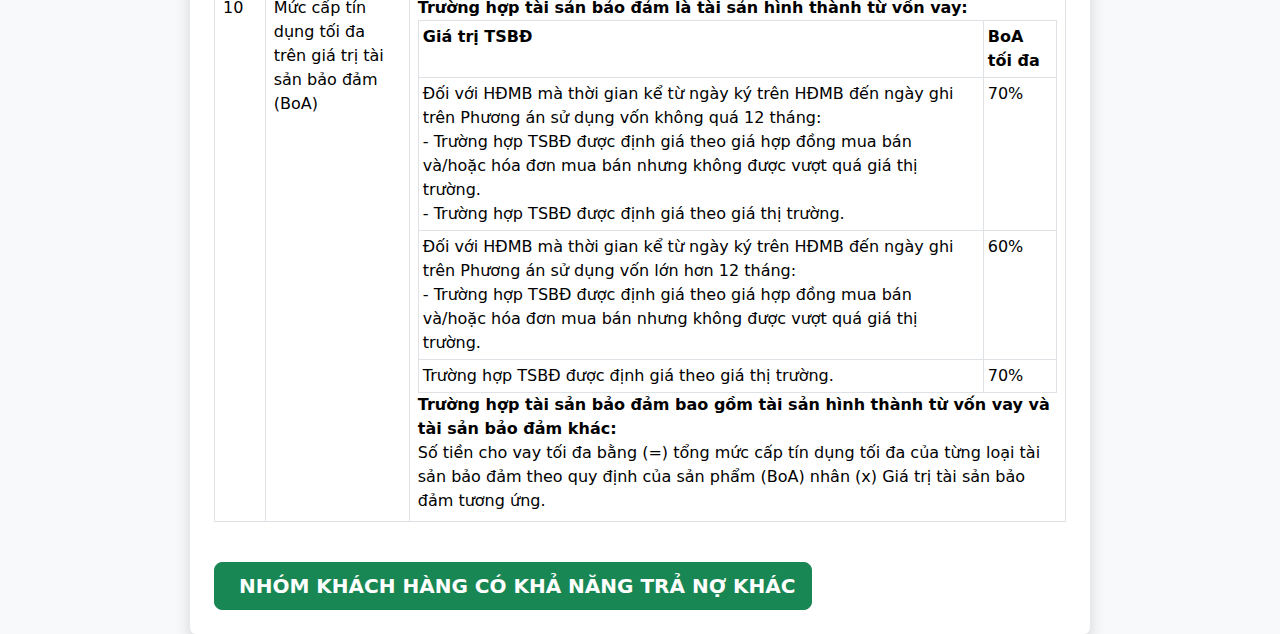
<file: bodieukien.html>
<!DOCTYPE html>
<html lang="vi">
<head>
    <meta charset="UTF-8">
    <title>BỘ ĐIỀU KIỆN SẢN PHẨM NHÀ DỰ ÁN</title>
    <link href="https://cdn.jsdelivr.net/npm/bootstrap@5.3.0/dist/css/bootstrap.min.css" rel="stylesheet">
    <style>
        body { background: #f8f9fa; }
        .container { max-width: 900px; margin-top: 40px; }
        .main-title { color: #228B22; font-weight: bold; text-align: center; margin-bottom: 30px; }
        table { font-size: 1rem; }
        th, td { vertical-align: top; }
        .table thead th { background: #e6f4ea; }
        @keyframes blink {
            0%, 100% { box-shadow: 0 0 16px 6px #43b581; background: #43b581; color: #fff; }
            50% { box-shadow: 0 0 16px 6px #ffc0cb; background: #ffc0cb; color: #b8860b; }
        }
        .blink-highlight {
            animation: blink 0.3s linear 0s infinite alternate;
            position: relative;
            color: #fff !important;
        }
        .blink-cursor-img {
            position: absolute;
            right: -40px;
            top: 50%;
            transform: translateY(-50%);
            width: 32px;
            height: 32px;
            animation: blink 0.3s linear 0s infinite alternate;
            pointer-events: none;
            z-index: 10;
        }
    </style>
</head>
<body>
<div class="container bg-white rounded shadow p-4">
    <div class="d-flex justify-content-end mb-3">
        <button type="button" class="btn btn-secondary btn-sm fw-bold" onclick="window.location.href='index.html'">
            <i class="bi bi-arrow-left" style="margin-right: 8px;"></i>Quay về trang chủ
        </button>
    </div>
    <h1 class="main-title">BỘ ĐIỀU KIỆN SẢN PHẨM NHÀ DỰ ÁN</h1>
    <table class="table table-bordered">
        <thead>
            <tr>
                <th>STT</th>
                <th>Chỉ tiêu</th>
                <th>Quy định</th>
            </tr>
        </thead>
        <tbody>
            <tr>
                <td>1</td>
                <td>Điều kiện về đối tượng khách hàng vay</td>
                <td>
                    Là cá nhân có nhu cầu vay vốn tại Vietcombank thuộc 1 trong 3 trường hợp sau:<br>
                    - <b>Trường hợp 01:</b> 01 (một) cá nhân có tình trạng hôn nhân là chưa đăng ký kết hôn với ai.<br>
                    - <b>Trường hợp 02:</b> 02 (hai) cá nhân là vợ chồng có tình trạng hôn nhân là kết hôn.<br>
                    - <b>Trường hợp 03:</b> 01 (một) cá nhân có tình trạng hôn nhân hiện tại là kết hôn song chỉ cá nhân đó giao kết hợp đồng cho vay với Vietcombank.
                </td>
            </tr>
            <tr>
                <td>2</td>
                <td>Điều kiện về tuổi</td>
                <td>Từ đủ 18 tuổi tại thời điểm thẩm định cho vay và không quá 75 tuổi tại thời điểm tất toán.</td>
            </tr>
            <tr>
                <td>3</td>
                <td>Điều kiện về chất lượng tín dụng</td>
                <td>
                    - Không có nợ quá hạn tại VCB.<br>
                    - Không có nợ được phân loại vào nợ nhóm 2.<br>
                    - Không có nợ được phân loại vào nợ xấu, nợ đã xử lý dự phòng rủi ro hoặc nợ bán cho VAMC.<br>
                    - Có điểm xếp hạng tín dụng nội bộ (XHTDNB) từ A trở lên trên hệ thống chấm điểm CR.
                </td>
            </tr>
            <tr>
                <td>4</td>
                <td>Điều kiện về thu nhập</td>
                <td>Thu nhập bình quân tối thiểu đầu người của mỗi cá nhân ký tên trên Hợp đồng cho vay: <b>5.000.000 VND/tháng</b> (Năm triệu đồng chẵn).</td>
            </tr>
            <tr>
                <td>5</td>
                <td>Điều kiện về mục đích vay vốn</td>
                <td>
                    Thanh toán tiền mua nhà:<br>
                    (i) Thanh toán tiền mua Nhà cho Chủ đầu tư.<br>
                    (ii) Thanh toán tiền mua Nhà cho Bên bán thứ cấp.<br>
                    (iii) Bù đắp tiền mua Nhà.<br>
                    (iv) Thanh toán tiền hoàn thiện nhà, bù đắp tiền hoàn thiện nhà.
                </td>
            </tr>
            <tr>
                <td>6</td>
                <td>Điều kiện về thời hạn cho vay</td>
                <td>Trên 12 tháng và tối đa 30 năm kể từ ngày tiếp theo của ngày giải ngân đầu tiên.</td>
            </tr>
            <tr>
                <td>7</td>
                <td>Điều kiện về hệ số trả nợ</td>
                <td>
                    <table class="table table-sm table-bordered mb-0">
                        <tr>
                            <th>Thu nhập bình quân quy tháng của Khách hàng</th>
                            <th>Hệ số trả nợ tối đa</th>
                        </tr>
                        <tr>
                            <td>&ge; 60.000.000 VND/tháng</td>
                            <td>70%</td>
                        </tr>
                        <tr>
                            <td>&lt; 60.000.000 VND/tháng</td>
                            <td>60%</td>
                        </tr>
                    </table>
                </td>
            </tr>
            <tr>
                <td>8</td>
                <td>Điều kiện về số tiền cho vay tối đa</td>
                <td>
                    - Căn hộ chung cư: Tối đa 10 tỷ đồng/khoản vay đối với cùng 01 mục đích vay vốn.<br>
                    - Nhà dự án thấp tầng: Tối đa 20 tỷ đồng/khoản vay đối với cùng 01 mục đích vay vốn.
                </td>
            </tr>
            <tr>
                <td>9</td>
                <td>Điều kiện về tài sản bảo đảm</td>
                <td>
                    - Bên bảo đảm là chủ sở hữu hợp pháp của Tài sản bảo đảm.<br>
                    - Bên bảo đảm là Khách hàng và vợ/chồng khách hàng hoặc chỉ vợ/chồng khách hàng (bảo đảm bằng tài sản riêng vợ/chồng khách hàng) hoặc Bên thứ ba là bố đẻ và/hoặc mẹ đẻ; bố đẻ và mẹ kế; mẹ đẻ và bố dượng; bố nuôi và/hoặc mẹ nuôi hợp pháp; con đẻ; con đẻ và vợ/chồng con đẻ; con nuôi hợp pháp; con nuôi và vợ/chồng con nuôi.<br>
                    Trường hợp: bảo đảm bằng tài sản riêng vợ/chồng khách hàng thì tài sản bảo đảm không phải là tài sản hình thành từ vốn vay.<br>
                    Tài sản bảo đảm là tài sản thuộc quyền sở hữu hợp pháp của Bên bảo đảm, bao gồm: <br>
                    a. Tiền mặt, tiền gửi, tiền gửi tiết kiệm, giấy tờ có giá (trừ cổ phiếu, chứng chỉ quỹ) thỏa mãn điều kiện: Có mức ưu tiên nhận bảo đảm là mức 1 và 2.<br>
                    b. Bất động sản (BĐS).<br>
                    c. Tài sản hình thành từ vốn vay theo một trong hai hình thức:<br>
                    &nbsp;&nbsp;&nbsp;&nbsp;- Nhà ở hình thành trong tương lai;<br>
                    &nbsp;&nbsp;&nbsp;&nbsp;- Quyền tài sản phát sinh từ Hợp đồng mua bán.
                </td>
            </tr>
            <tr>
                <td>10</td>
                <td>Mức cấp tín dụng tối đa trên giá trị tài sản bảo đảm (BoA)</td>
                <td>
                    <b>Trường hợp tài sản bảo đảm là tài sản hình thành từ vốn vay:</b><br>
                    <table class="table table-sm table-bordered mb-0">
                        <tr>
                            <th>Giá trị TSBĐ</th>
                            <th>BoA tối đa</th>
                        </tr>
                        <tr>
                            <td>
                                Đối với HĐMB mà thời gian kể từ ngày ký trên HĐMB đến ngày ghi trên Phương án sử dụng vốn không quá 12 tháng:<br>
                                - Trường hợp TSBĐ được định giá theo giá hợp đồng mua bán và/hoặc hóa đơn mua bán nhưng không được vượt quá giá thị trường.<br>
                                - Trường hợp TSBĐ được định giá theo giá thị trường.
                            </td>
                            <td>70%</td>
                        </tr>
                        <tr>
                            <td>
                                Đối với HĐMB mà thời gian kể từ ngày ký trên HĐMB đến ngày ghi trên Phương án sử dụng vốn lớn hơn 12 tháng:<br>
                                - Trường hợp TSBĐ được định giá theo giá hợp đồng mua bán và/hoặc hóa đơn mua bán nhưng không được vượt quá giá thị trường.
                            </td>
                            <td>60%</td>
                        </tr>
                        <tr>
                            <td>
                                Trường hợp TSBĐ được định giá theo giá thị trường.
                            </td>
                            <td>70%</td>
                        </tr>
                    </table>
                    <b>Trường hợp tài sản bảo đảm bao gồm tài sản hình thành từ vốn vay và tài sản bảo đảm khác:</b><br>
                    Số tiền cho vay tối đa bằng (=) tổng mức cấp tín dụng tối đa của từng loại tài sản bảo đảm theo quy định của sản phẩm (BoA) nhân (x) Giá trị tài sản bảo đảm tương ứng.
                </td>
            </tr>
        </tbody>
    </table>
    <div class="mt-4" style="position:relative;display:inline-block;">
        <button id="btn-nhomkhachhang" type="button" class="btn btn-success btn-lg fw-bold" onclick="window.location.href='nhomkhachhang.html'">
            <i class="bi bi-search" style="color:#fff; margin-right: 8px;"></i>NHÓM KHÁCH HÀNG CÓ KHẢ NĂNG TRẢ NỢ KHÁC
        </button>
        <img id="mouse-cursor-img" src="images/mouse.png" style="display:none;" class="blink-cursor-img" alt="mouse">
    </div>
</div>
<script>
    function getQueryParam(param) {
        const urlParams = new URLSearchParams(window.location.search);
        return urlParams.get(param);
    }
    window.addEventListener('DOMContentLoaded', function() {
        if(getQueryParam('focus') === 'nhomkhachhang') {
            const btn = document.getElementById('btn-nhomkhachhang');
            const mouseImg = document.getElementById('mouse-cursor-img');
            if(btn) {
                btn.scrollIntoView({behavior: 'smooth', block: 'center'});
                btn.classList.add('blink-highlight');
                if(mouseImg) mouseImg.style.display = 'block';

                // Dừng nhấp nháy khi rê chuột vào nút hoặc sau 5 giây
                const stopBlink = () => {
                    btn.classList.remove('blink-highlight');
                    if(mouseImg) mouseImg.style.display = 'none';
                };
                btn.addEventListener('mouseenter', stopBlink);
                setTimeout(stopBlink, 5000);
            }
        }
    });
</script>
</body>
</html>
</file>
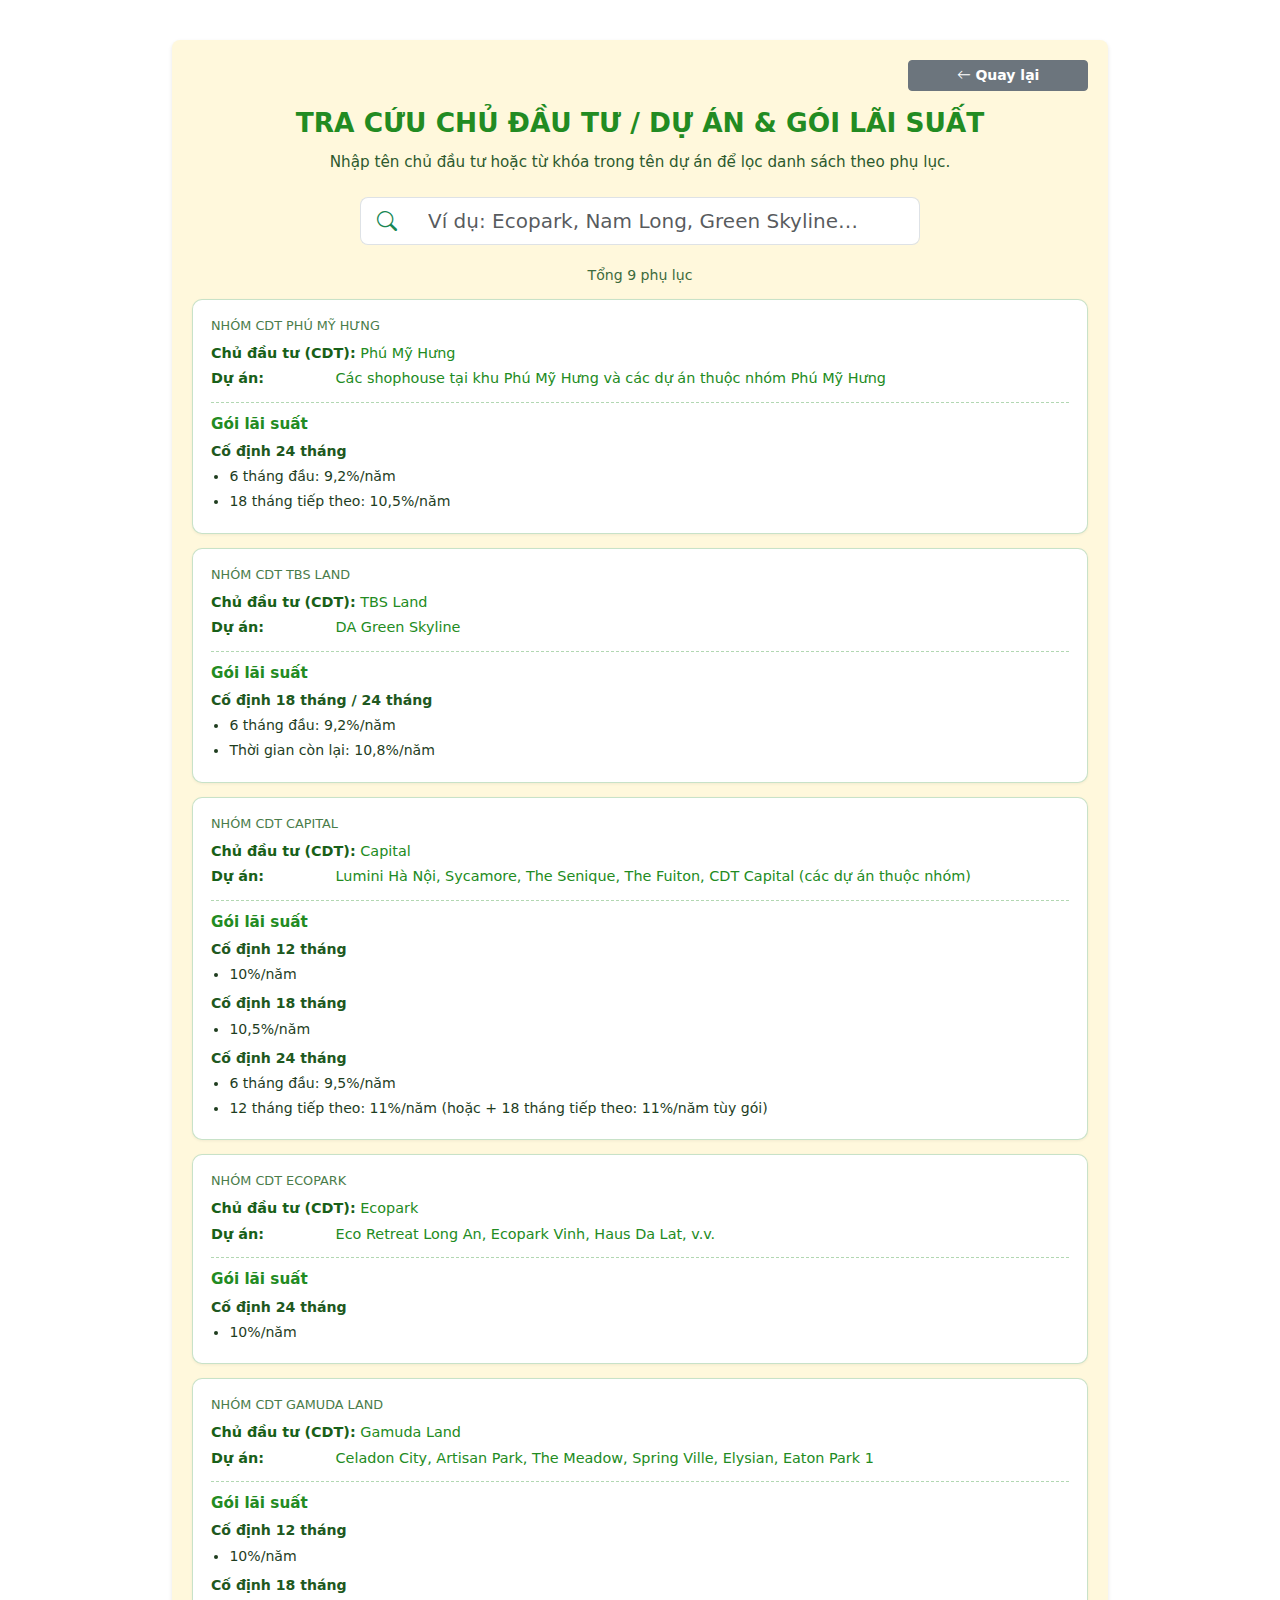
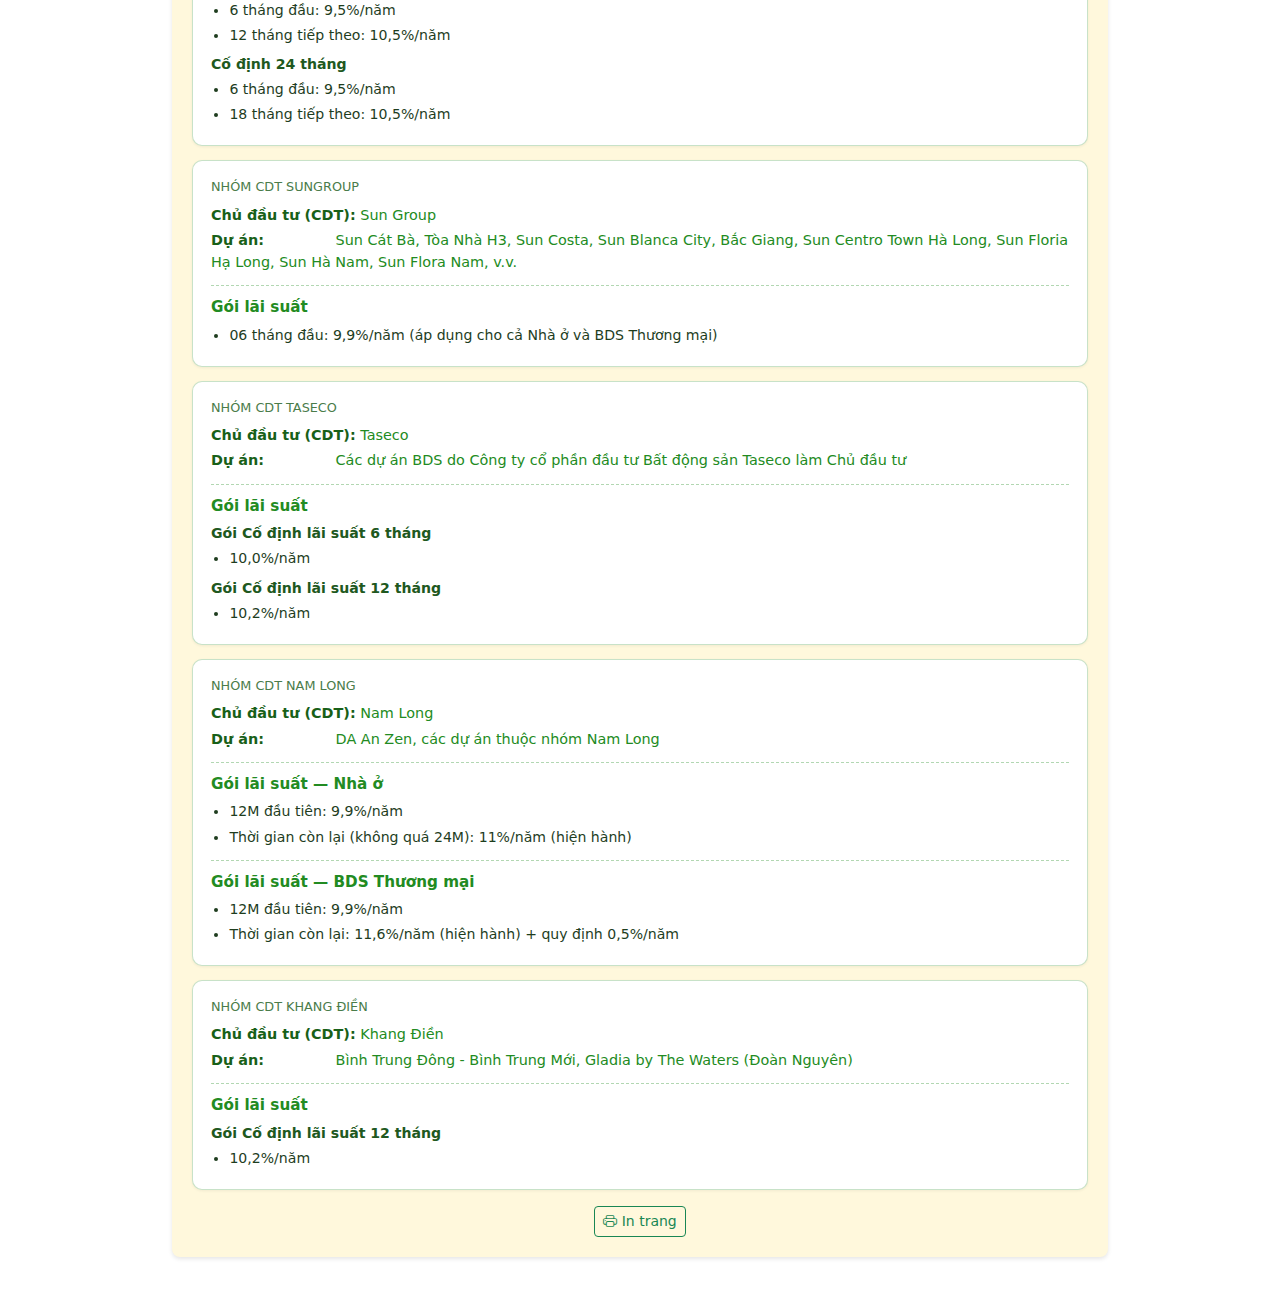
<file: projects.html>
<!DOCTYPE html>
<html lang="vi">
<head>
    <meta charset="UTF-8">
    <meta name="viewport" content="width=device-width, initial-scale=1.0">
    <title>Tra cứu dự án &amp; gói lãi suất</title>
    <link href="https://cdn.jsdelivr.net/npm/bootstrap@5.3.0/dist/css/bootstrap.min.css" rel="stylesheet">
    <link rel="stylesheet" href="https://cdn.jsdelivr.net/npm/bootstrap-icons@1.11.3/font/bootstrap-icons.min.css">
    <style>
        body {
            background-color: #fff;
            color: #228B22;
        }
        .container-page {
            max-width: 960px;
            margin-top: 40px;
            margin-bottom: 40px;
        }
        .content-box {
            background-color: #fff8dc;
            border-radius: 8px;
            padding: 20px;
            box-shadow: 0 2px 4px rgba(0,0,0,0.1);
        }
        .main-title {
            color: #228B22;
            font-weight: bold;
            text-align: center;
            margin-bottom: 12px;
            text-transform: uppercase;
        }
        .subtitle {
            text-align: center;
            color: #2d5a2d;
            font-size: 0.95rem;
            margin-bottom: 24px;
        }
        .back-btn {
            min-width: 180px;
        }
        .search-wrap {
            max-width: 560px;
            margin: 0 auto 20px;
        }
        .project-card {
            background: #fff;
            border: 1px solid rgba(34, 139, 34, 0.25);
            border-radius: 10px;
            padding: 16px 18px;
            margin-bottom: 14px;
            box-shadow: 0 1px 3px rgba(0,0,0,0.06);
        }
        .project-card .nhom {
            font-size: 0.8rem;
            color: #4a7c4a;
            margin-bottom: 8px;
        }
        .project-card .label-row {
            font-size: 0.9rem;
            margin-bottom: 4px;
        }
        .project-card .label-row strong {
            color: #186018;
            min-width: 7.5rem;
            display: inline-block;
        }
        .rate-block {
            margin-top: 12px;
            padding-top: 12px;
            border-top: 1px dashed rgba(34, 139, 34, 0.35);
        }
        .rate-block h6 {
            font-size: 0.95rem;
            font-weight: 700;
            color: #228B22;
            margin-bottom: 8px;
        }
        .rate-sub {
            font-size: 0.88rem;
            font-weight: 600;
            color: #205820;
            margin-top: 8px;
            margin-bottom: 4px;
        }
        .rate-block ul {
            margin: 0;
            padding-left: 1.15rem;
        }
        .rate-block li {
            font-size: 0.88rem;
            margin-bottom: 4px;
            color: #1e3d1e;
        }
        .empty-hint {
            text-align: center;
            padding: 28px 16px;
            color: #5a7a5a;
            font-size: 0.95rem;
        }
        .highlight {
            background: #fff59d;
            padding: 0 2px;
            border-radius: 2px;
        }
        #resultCount {
            text-align: center;
            font-size: 0.88rem;
            color: #3d6b3d;
            margin-bottom: 12px;
        }
        h1 {
            font-size: 1.65rem;
        }
        @media (max-width: 576px) {
            h1 {
                font-size: 1.15rem;
            }
            .project-card .label-row strong {
                display: block;
                margin-bottom: 2px;
            }
            .container-page {
                padding-left: 6px;
                padding-right: 6px;
            }
        }
        @media print {
            body { background: #fff !important; }
            .no-print { display: none !important; }
            .content-box { box-shadow: none !important; }
            .project-card {
                break-inside: avoid;
                border: 1px solid #ccc !important;
            }
        }
    </style>
</head>
<body>
    <div class="container container-page">
        <div class="content-box">
            <div class="d-flex justify-content-end mb-3 no-print">
                <button type="button" class="btn btn-secondary btn-sm fw-bold back-btn" onclick="window.history.back()">
                    <i class="bi bi-arrow-left"></i> Quay lại
                </button>
            </div>

            <h1 class="main-title">Tra cứu chủ đầu tư / dự án &amp; gói lãi suất</h1>
            <p class="subtitle">Nhập tên chủ đầu tư hoặc từ khóa trong tên dự án để lọc danh sách theo phụ lục.</p>

            <div class="search-wrap no-print">
                <label for="searchInput" class="form-label visually-hidden">Tìm kiếm</label>
                <div class="input-group input-group-lg">
                    <span class="input-group-text bg-white border-end-0"><i class="bi bi-search text-success"></i></span>
                    <input type="text" id="searchInput" class="form-control border-start-0" placeholder="Ví dụ: Ecopark, Nam Long, Green Skyline…" autocomplete="off">
                </div>
            </div>

            <p id="resultCount" class="no-print" aria-live="polite"></p>

            <div id="exportRoot" class="pdf-export">
                <div id="cardsContainer"></div>
            </div>

            <div class="text-center mt-3 no-print">
                <button type="button" class="btn btn-outline-success btn-sm" onclick="window.print()">
                    <i class="bi bi-printer"></i> In trang
                </button>
            </div>
        </div>
    </div>

    <script>
    /**
     * Dữ liệu phụ lục — có thể thay bằng API sau này
     */
    const PROJECTS_DATA = [
        {
            id: 'pl01',
            phuLuc: 'PHỤ LỤC 01',
            nhom: 'NHÓM CDT PHÚ MỸ HƯNG',
            investor: 'Phú Mỹ Hưng',
            projects: 'Các shophouse tại khu Phú Mỹ Hưng và các dự án thuộc nhóm Phú Mỹ Hưng',
            packages: [
                {
                    title: 'Gói lãi suất',
                    sections: [
                        {
                            subtitle: 'Cố định 24 tháng',
                            lines: [
                                '6 tháng đầu: 9,2%/năm',
                                '18 tháng tiếp theo: 10,5%/năm'
                            ]
                        }
                    ]
                }
            ]
        },
        {
            id: 'pl02',
            phuLuc: 'PHỤ LỤC 02',
            nhom: 'NHÓM CDT TBS LAND',
            investor: 'TBS Land',
            projects: 'DA Green Skyline',
            packages: [
                {
                    title: 'Gói lãi suất',
                    sections: [
                        {
                            subtitle: 'Cố định 18 tháng / 24 tháng',
                            lines: [
                                '6 tháng đầu: 9,2%/năm',
                                'Thời gian còn lại: 10,8%/năm'
                            ]
                        }
                    ]
                }
            ]
        },
        {
            id: 'pl03',
            phuLuc: 'PHỤ LỤC 03',
            nhom: 'NHÓM CDT CAPITAL',
            investor: 'Capital',
            projects: 'Lumini Hà Nội, Sycamore, The Senique, The Fuiton, CDT Capital (các dự án thuộc nhóm)',
            packages: [
                {
                    title: 'Gói lãi suất',
                    sections: [
                        { subtitle: 'Cố định 12 tháng', lines: ['10%/năm'] },
                        { subtitle: 'Cố định 18 tháng', lines: ['10,5%/năm'] },
                        {
                            subtitle: 'Cố định 24 tháng',
                            lines: [
                                '6 tháng đầu: 9,5%/năm',
                                '12 tháng tiếp theo: 11%/năm (hoặc + 18 tháng tiếp theo: 11%/năm tùy gói)'
                            ]
                        }
                    ]
                }
            ]
        },
        {
            id: 'pl04',
            phuLuc: 'PHỤ LỤC 04',
            nhom: 'NHÓM CDT ECOPARK',
            investor: 'Ecopark',
            projects: 'Eco Retreat Long An, Ecopark Vinh, Haus Da Lat, v.v.',
            packages: [
                {
                    title: 'Gói lãi suất',
                    sections: [
                        { subtitle: 'Cố định 24 tháng', lines: ['10%/năm'] }
                    ]
                }
            ]
        },
        {
            id: 'pl05',
            phuLuc: 'PHỤ LỤC 05',
            nhom: 'NHÓM CDT GAMUDA LAND',
            investor: 'Gamuda Land',
            projects: 'Celadon City, Artisan Park, The Meadow, Spring Ville, Elysian, Eaton Park 1',
            packages: [
                {
                    title: 'Gói lãi suất',
                    sections: [
                        { subtitle: 'Cố định 12 tháng', lines: ['10%/năm'] },
                        {
                            subtitle: 'Cố định 18 tháng',
                            lines: [
                                '6 tháng đầu: 9,5%/năm',
                                '12 tháng tiếp theo: 10,5%/năm'
                            ]
                        },
                        {
                            subtitle: 'Cố định 24 tháng',
                            lines: [
                                '6 tháng đầu: 9,5%/năm',
                                '18 tháng tiếp theo: 10,5%/năm'
                            ]
                        }
                    ]
                }
            ]
        },
        {
            id: 'pl06',
            phuLuc: 'PHỤ LỤC 06',
            nhom: 'NHÓM CDT SUNGROUP',
            investor: 'Sun Group',
            projects: 'Sun Cát Bà, Tòa Nhà H3, Sun Costa, Sun Blanca City, Bắc Giang, Sun Centro Town Hà Long, Sun Floria Hạ Long, Sun Hà Nam, Sun Flora Nam, v.v.',
            packages: [
                {
                    title: 'Gói lãi suất',
                    sections: [
                        {
                            subtitle: null,
                            lines: [
                                '06 tháng đầu: 9,9%/năm (áp dụng cho cả Nhà ở và BDS Thương mại)'
                            ]
                        }
                    ]
                }
            ]
        },
        {
            id: 'pl07',
            phuLuc: 'PHỤ LỤC 07',
            nhom: 'NHÓM CDT TASECO',
            investor: 'Taseco',
            projects: 'Các dự án BDS do Công ty cổ phần đầu tư Bất động sản Taseco làm Chủ đầu tư',
            packages: [
                {
                    title: 'Gói lãi suất',
                    sections: [
                        { subtitle: 'Gói Cố định lãi suất 6 tháng', lines: ['10,0%/năm'] },
                        { subtitle: 'Gói Cố định lãi suất 12 tháng', lines: ['10,2%/năm'] }
                    ]
                }
            ]
        },
        {
            id: 'pl09',
            phuLuc: 'PHỤ LỤC 09',
            nhom: 'NHÓM CDT NAM LONG',
            investor: 'Nam Long',
            projects: 'DA An Zen, các dự án thuộc nhóm Nam Long',
            packages: [
                {
                    title: 'Gói lãi suất — Nhà ở',
                    sections: [
                        {
                            subtitle: null,
                            lines: [
                                '12M đầu tiên: 9,9%/năm',
                                'Thời gian còn lại (không quá 24M): 11%/năm (hiện hành)'
                            ]
                        }
                    ]
                },
                {
                    title: 'Gói lãi suất — BDS Thương mại',
                    sections: [
                        {
                            subtitle: null,
                            lines: [
                                '12M đầu tiên: 9,9%/năm',
                                'Thời gian còn lại: 11,6%/năm (hiện hành) + quy định 0,5%/năm'
                            ]
                        }
                    ]
                }
            ]
        },
        {
            id: 'pl11',
            phuLuc: 'PHỤ LỤC 11',
            nhom: 'NHÓM CDT KHANG ĐIỀN',
            investor: 'Khang Điền',
            projects: 'Bình Trung Đông - Bình Trung Mới, Gladia by The Waters (Đoàn Nguyên)',
            packages: [
                {
                    title: 'Gói lãi suất',
                    sections: [
                        { subtitle: 'Gói Cố định lãi suất 12 tháng', lines: ['10,2%/năm'] }
                    ]
                }
            ]
        }
    ];

    function escapeHtml(s) {
        const d = document.createElement('div');
        d.textContent = s;
        return d.innerHTML;
    }

    function highlightText(text, keyword) {
        if (!keyword) return escapeHtml(text);
        const esc = escapeHtml(text);
        const kw = keyword.replace(/[.*+?^${}()|[\]\\]/g, '\\$&');
        if (!kw) return esc;
        return esc.replace(new RegExp('(' + kw + ')', 'gi'), '<span class="highlight">$1</span>');
    }

    function itemSearchBlob(item) {
        return [
            item.phuLuc,
            item.nhom,
            item.investor,
            item.projects,
            JSON.stringify(item.packages)
        ].join(' ').toLowerCase();
    }

    function renderPackages(item, keyword) {
        return item.packages.map(function (pkg) {
            let html = '<div class="rate-block">';
            html += '<h6>' + highlightText(pkg.title, keyword) + '</h6>';
            pkg.sections.forEach(function (sec) {
                if (sec.subtitle) {
                    html += '<div class="rate-sub">' + highlightText(sec.subtitle, keyword) + '</div>';
                }
                html += '<ul>';
                sec.lines.forEach(function (line) {
                    html += '<li>' + highlightText(line, keyword) + '</li>';
                });
                html += '</ul>';
            });
            html += '</div>';
            return html;
        }).join('');
    }

    function renderCard(item, keyword) {
        const k = keyword.trim();
        return (
            '<article class="project-card" data-id="' + escapeHtml(item.id) + '">' +
            '<div class="nhom">' + highlightText(item.nhom, k) + '</div>' +
            '<div class="label-row"><strong>Chủ đầu tư (CDT):</strong> ' + highlightText(item.investor, k) + '</div>' +
            '<div class="label-row"><strong>Dự án:</strong> ' + highlightText(item.projects, k) + '</div>' +
            renderPackages(item, k) +
            '</article>'
        );
    }

    function filterAndRender() {
        const input = document.getElementById('searchInput');
        const kw = (input && input.value) ? input.value.trim().toLowerCase() : '';
        const container = document.getElementById('cardsContainer');
        const countEl = document.getElementById('resultCount');

        const matched = !kw
            ? PROJECTS_DATA.slice()
            : PROJECTS_DATA.filter(function (item) {
                return itemSearchBlob(item).indexOf(kw) !== -1;
            });

        if (matched.length === 0) {
            container.innerHTML = '<div class="empty-hint">Không tìm thấy kết quả phù hợp. Thử từ khóa khác (tên CDT hoặc tên dự án).</div>';
            countEl.textContent = '0 phụ lục';
            return;
        }

        container.innerHTML = matched.map(function (item) {
            return renderCard(item, kw);
        }).join('');

        const total = PROJECTS_DATA.length;
        countEl.textContent = kw
            ? ('Hiển thị ' + matched.length + ' / ' + total + ' phụ lục')
            : ('Tổng ' + total + ' phụ lục');
    }

    document.addEventListener('DOMContentLoaded', function () {
        const searchInput = document.getElementById('searchInput');
        filterAndRender();
        searchInput.addEventListener('input', filterAndRender);
    });
    </script>
</body>
</html>
</file>
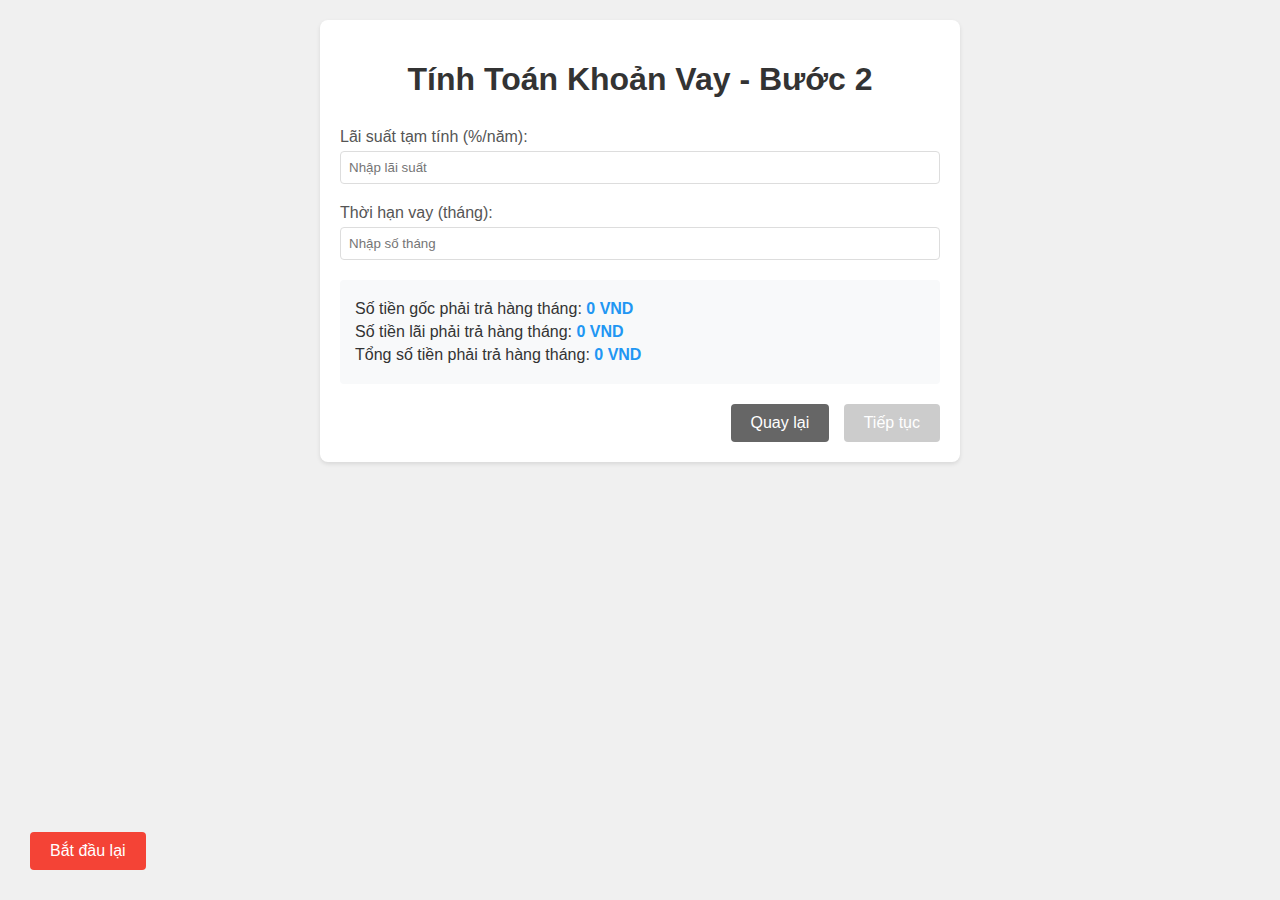
<file: step2.html>
<!DOCTYPE html>
<html lang="en">
<head>
    <meta charset="UTF-8">
    <meta name="viewport" content="width=device-width, initial-scale=1.0">
    <title>Tính Toán Khoản Vay - Bước 2</title>
    <style>
        body {
            font-family: Arial, sans-serif;
            margin: 0;
            padding: 20px;
            background-color: #f0f0f0;
        }
        .container {
            max-width: 600px;
            margin: 0 auto;
            background-color: white;
            padding: 20px;
            border-radius: 8px;
            box-shadow: 0 2px 4px rgba(0,0,0,0.1);
        }
        h1 {
            color: #333;
            text-align: center;
            margin-bottom: 30px;
        }
        .form-group {
            margin-bottom: 20px;
        }
        label {
            display: block;
            margin-bottom: 5px;
            color: #555;
        }
        input {
            width: 100%;
            padding: 8px;
            border: 1px solid #ddd;
            border-radius: 4px;
            box-sizing: border-box;
        }
        .result {
            margin-top: 20px;
            padding: 15px;
            background-color: #f8f9fa;
            border-radius: 4px;
        }
        .result p {
            margin: 5px 0;
            color: #333;
        }
        .highlight {
            color: #2196F3;
            font-weight: bold;
        }
        .button-group {
            margin-top: 20px;
            text-align: right;
        }
        .button {
            background-color: #4CAF50;
            color: white;
            padding: 10px 20px;
            border: none;
            border-radius: 4px;
            cursor: pointer;
            font-size: 16px;
            margin-left: 10px;
        }
        .button:hover {
            background-color: #45a049;
        }
        .button:disabled {
            background-color: #cccccc;
            cursor: not-allowed;
        }
        .button.secondary {
            background-color: #666;
        }
        .button.secondary:hover {
            background-color: #555;
        }
        .restart-button {
            position: fixed;
            left: 30px;
            bottom: 30px;
            background: #f44336;
            color: #fff;
            border: none;
            border-radius: 4px;
            padding: 10px 20px;
            font-size: 16px;
            cursor: pointer;
            z-index: 1000;
        }
        .restart-button:hover {
            background: #b71c1c;
        }
    </style>
</head>
<body>
    <div class="container">
        <h1>Tính Toán Khoản Vay - Bước 2</h1>
        
        <div class="form-group">
            <label for="interestRate">Lãi suất tạm tính (%/năm):</label>
            <input type="number" id="interestRate" min="0" step="0.1" placeholder="Nhập lãi suất">
        </div>

        <div class="form-group">
            <label for="loanTerm">Thời hạn vay (tháng):</label>
            <input type="number" id="loanTerm" min="1" placeholder="Nhập số tháng">
        </div>

        <div class="result">
            <p>Số tiền gốc phải trả hàng tháng: <span id="monthlyPrincipal" class="highlight">0 VND</span></p>
            <p>Số tiền lãi phải trả hàng tháng: <span id="monthlyInterest" class="highlight">0 VND</span></p>
            <p>Tổng số tiền phải trả hàng tháng: <span id="monthlyTotal" class="highlight">0 VND</span></p>
        </div>

        <div class="button-group">
            <button id="prevButton" class="button secondary">Quay lại</button>
            <button id="nextButton" class="button" disabled>Tiếp tục</button>
        </div>
        <button id="restartButton" class="restart-button">Bắt đầu lại</button>
    </div>

    <script>
        const interestRateInput = document.getElementById('interestRate');
        const loanTermInput = document.getElementById('loanTerm');
        const monthlyPrincipalSpan = document.getElementById('monthlyPrincipal');
        const monthlyInterestSpan = document.getElementById('monthlyInterest');
        const monthlyTotalSpan = document.getElementById('monthlyTotal');
        const prevButton = document.getElementById('prevButton');
        const nextButton = document.getElementById('nextButton');

        // Lấy dữ liệu từ bước trước
        const loanData = JSON.parse(localStorage.getItem('loanData') || '{}');

        function calculateMonthlyPayment() {
            const principal = loanData.proposedAmount || 0;
            const interestRate = parseFloat(interestRateInput.value) || 0;
            const term = parseInt(loanTermInput.value) || 0;

            if (principal > 0 && interestRate > 0 && term > 0) {
                // Tính lãi suất hàng tháng
                const monthlyRate = interestRate / 12 / 100;
                
                // Tính số tiền phải trả hàng tháng
                const monthlyPayment = principal * monthlyRate * Math.pow(1 + monthlyRate, term) / (Math.pow(1 + monthlyRate, term) - 1);
                
                // Tính gốc và lãi hàng tháng
                const monthlyPrincipal = principal / term;
                const monthlyInterest = monthlyPayment - monthlyPrincipal;

                // Hiển thị kết quả
                monthlyPrincipalSpan.textContent = Math.round(monthlyPrincipal).toLocaleString('vi-VN') + ' VND';
                monthlyInterestSpan.textContent = Math.round(monthlyInterest).toLocaleString('vi-VN') + ' VND';
                monthlyTotalSpan.textContent = Math.round(monthlyPayment).toLocaleString('vi-VN') + ' VND';

                // Lưu kết quả
                loanData.monthlyPayment = Math.round(monthlyPayment);
                localStorage.setItem('loanData', JSON.stringify(loanData));

                nextButton.disabled = false;
            } else {
                nextButton.disabled = true;
            }
        }

        // Event listeners
        interestRateInput.addEventListener('input', calculateMonthlyPayment);
        loanTermInput.addEventListener('input', function() {
            calculateMonthlyPayment();
            loanData.loanTerm = parseInt(loanTermInput.value) || 0;
            localStorage.setItem('loanData', JSON.stringify(loanData));
        });

        prevButton.addEventListener('click', function() {
            window.location.href = 'index.html';
        });

        nextButton.addEventListener('click', function() {
            loanData.loanTerm = parseInt(loanTermInput.value) || 0;
            localStorage.setItem('loanData', JSON.stringify(loanData));
            window.location.href = 'step3.html';
        });

        document.getElementById('restartButton').addEventListener('click', function() {
            window.location.href = 'index.html';
        });
    </script>
</body>
</html>
</file>
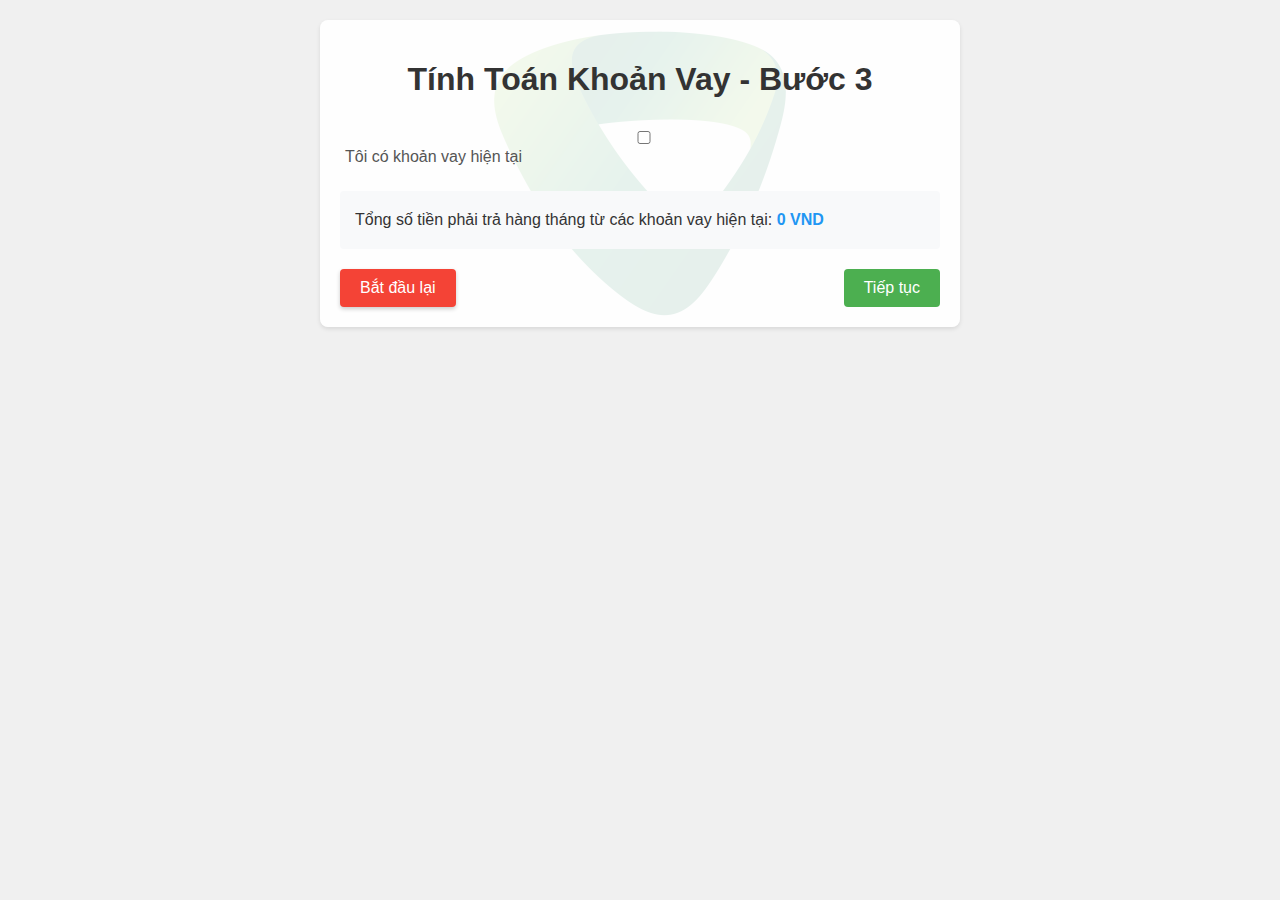
<file: step3.html>
<!DOCTYPE html>
<html lang="en">
<head>
    <meta charset="UTF-8">
    <meta name="viewport" content="width=device-width, initial-scale=1.0">
    <title>Tính Toán Khoản Vay - Bước 3</title>
    <style>
        body {
            font-family: Arial, sans-serif;
            margin: 0;
            padding: 20px;
            background-color: #f0f0f0;
            background-image: url('images/logo.png');
            background-size: 300px;
            background-position: center;
            background-repeat: no-repeat;
            position: relative;
        }
        .container {
            max-width: 600px;
            margin: 0 auto;
            background-color: rgba(255, 255, 255, 0.9);
            padding: 20px;
            border-radius: 8px;
            box-shadow: 0 2px 4px rgba(0,0,0,0.1);
        }
        h1 {
            color: #333;
            text-align: center;
            margin-bottom: 30px;
        }
        .form-group {
            margin-bottom: 20px;
        }
        label {
            display: block;
            margin-bottom: 5px;
            color: #555;
        }
        input {
            width: 100%;
            padding: 8px;
            border: 1px solid #ddd;
            border-radius: 4px;
            box-sizing: border-box;
        }
        .result {
            margin-top: 20px;
            padding: 15px;
            background-color: #f8f9fa;
            border-radius: 4px;
        }
        .result p {
            margin: 5px 0;
            color: #333;
        }
        .highlight {
            color: #2196F3;
            font-weight: bold;
        }
        .button-group {
            margin-top: 20px;
            display: flex;
            justify-content: space-between;
            align-items: center;
        }
        .button {
            background-color: #4CAF50;
            color: white;
            padding: 10px 20px;
            border: none;
            border-radius: 4px;
            cursor: pointer;
            font-size: 16px;
            margin-left: 10px;
        }
        .button:hover {
            background-color: #45a049;
        }
        .button:disabled {
            background-color: #cccccc;
            cursor: not-allowed;
        }
        .button.secondary {
            background-color: #666;
        }
        .button.secondary:hover {
            background-color: #555;
        }
        .checkbox-group {
            margin-bottom: 20px;
        }
        .checkbox-group label {
            display: inline-block;
            margin-left: 5px;
        }
        .current-loans {
            margin-top: 20px;
            padding: 15px;
            background-color: #f8f9fa;
            border-radius: 4px;
        }
        .loan-item {
            margin-bottom: 15px;
            padding: 10px;
            background-color: white;
            border-radius: 4px;
            box-shadow: 0 1px 3px rgba(0,0,0,0.1);
        }
        .loan-item p {
            margin: 5px 0;
        }
        .add-loan {
            margin-top: 10px;
            text-align: center;
        }
        .restart-button {
            background: #f44336;
            color: #fff;
            border: none;
            border-radius: 4px;
            padding: 10px 20px;
            font-size: 16px;
            cursor: pointer;
            box-shadow: 0 2px 4px rgba(0,0,0,0.2);
        }
        .restart-button:hover {
            background: #b71c1c;
        }
        @media screen and (max-width: 480px) {
            body {
                padding: 10px;
            }
            .container {
                padding: 15px;
                margin-bottom: 80px;
            }
            h1 {
                font-size: 24px;
                margin-bottom: 20px;
            }
            .button {
                width: 100%;
                margin: 10px 0;
                padding: 12px 20px;
            }
            .button-group {
                flex-direction: column;
                gap: 15px;
                margin-top: 30px;
            }
            .restart-button {
                position: fixed;
                left: 50%;
                transform: translateX(-50%);
                bottom: 20px;
                width: calc(100% - 40px);
                max-width: 300px;
                z-index: 100;
            }
            .loan-item {
                padding: 8px;
            }
            .loan-item p {
                font-size: 14px;
            }
        }
    </style>
</head>
<body>
    <div class="container">
        <h1>Tính Toán Khoản Vay - Bước 3</h1>
        
        <div class="checkbox-group">
            <input type="checkbox" id="hasCurrentLoans">
            <label for="hasCurrentLoans">Tôi có khoản vay hiện tại</label>
        </div>

        <div id="currentLoansSection" style="display: none;">
            <div id="currentLoans" class="current-loans">
                <!-- Các khoản vay sẽ được thêm vào đây -->
            </div>

            <div class="form-group">
                <label for="loanAmount">Số tiền vay (VND):</label>
                <input type="text" id="loanAmount" placeholder="Nhập số tiền vay">
            </div>

            <div class="form-group">
                <label for="loanInterestRate">Lãi suất (%/năm):</label>
                <input type="number" id="loanInterestRate" min="0" step="0.1" placeholder="Nhập lãi suất">
            </div>

            <div class="form-group">
                <label for="loanTerm">Thời hạn vay (tháng):</label>
                <input type="number" id="loanTerm" min="1" placeholder="Nhập số tháng">
            </div>

            <div class="add-loan">
                <button id="addLoanButton" class="button">Thêm khoản vay</button>
            </div>
        </div>

        <div class="result">
            <p>Tổng số tiền phải trả hàng tháng từ các khoản vay hiện tại: <span id="totalCurrentPayments" class="highlight">0 VND</span></p>
        </div>

        <div class="button-group">
            <button id="restartButton" class="restart-button">Bắt đầu lại</button>
            <button id="nextButton" class="button">Tiếp tục</button>
        </div>
    </div>

    <script>
        const hasCurrentLoansCheckbox = document.getElementById('hasCurrentLoans');
        const currentLoansSection = document.getElementById('currentLoansSection');
        const currentLoans = document.getElementById('currentLoans');
        const loanAmountInput = document.getElementById('loanAmount');
        const loanInterestRateInput = document.getElementById('loanInterestRate');
        const loanTermInput = document.getElementById('loanTerm');
        const addLoanButton = document.getElementById('addLoanButton');
        const totalCurrentPaymentsSpan = document.getElementById('totalCurrentPayments');
        const nextButton = document.getElementById('nextButton');

        // Lấy dữ liệu từ bước trước
        const loanData = JSON.parse(localStorage.getItem('loanData') || '{}');
        loanData.currentLoans = loanData.currentLoans || [];

        function formatCurrency(input) {
            let value = input.value.replace(/[^\d]/g, '');
            value = value.replace(/\B(?=(\d{3})+(?!\d))/g, '.');
            input.value = value;
            return parseInt(value.replace(/\./g, '')) || 0;
        }

        function calculateLoanPayment(amount, interestRate, term) {
            const monthlyRate = interestRate / 12 / 100;
            return amount * monthlyRate * Math.pow(1 + monthlyRate, term) / (Math.pow(1 + monthlyRate, term) - 1);
        }

        function updateTotalPayments() {
            const total = loanData.currentLoans.reduce((sum, loan) => sum + loan.monthlyPayment, 0);
            totalCurrentPaymentsSpan.textContent = total.toLocaleString('vi-VN') + ' VND';
            loanData.totalCurrentPayments = total;
            localStorage.setItem('loanData', JSON.stringify(loanData));
        }

        function addLoan() {
            const amount = formatCurrency(loanAmountInput);
            const interestRate = parseFloat(loanInterestRateInput.value) || 0;
            const term = parseInt(loanTermInput.value) || 0;

            if (amount > 0 && interestRate > 0 && term > 0) {
                const monthlyPayment = calculateLoanPayment(amount, interestRate, term);
                const loan = {
                    amount,
                    interestRate,
                    term,
                    monthlyPayment: Math.round(monthlyPayment)
                };

                loanData.currentLoans.push(loan);
                localStorage.setItem('loanData', JSON.stringify(loanData));

                // Thêm khoản vay vào danh sách
                const loanItem = document.createElement('div');
                loanItem.className = 'loan-item';
                loanItem.innerHTML = `
                    <p>Số tiền vay: ${amount.toLocaleString('vi-VN')} VND</p>
                    <p>Lãi suất: ${interestRate}%/năm</p>
                    <p>Thời hạn: ${term} tháng</p>
                    <p>Số tiền phải trả hàng tháng: ${Math.round(monthlyPayment).toLocaleString('vi-VN')} VND</p>
                `;
                currentLoans.appendChild(loanItem);

                // Reset form
                loanAmountInput.value = '';
                loanInterestRateInput.value = '';
                loanTermInput.value = '';

                updateTotalPayments();
            }
        }

        // Event listeners
        hasCurrentLoansCheckbox.addEventListener('change', function() {
            currentLoansSection.style.display = this.checked ? 'block' : 'none';
        });

        loanAmountInput.addEventListener('input', function() {
            formatCurrency(this);
        });

        addLoanButton.addEventListener('click', addLoan);

        nextButton.addEventListener('click', function() {
            window.location.href = 'step4.html';
        });

        document.getElementById('restartButton').addEventListener('click', function() {
            localStorage.clear();
            window.location.href = 'index.html';
        });

        // Hiển thị các khoản vay đã lưu
        loanData.currentLoans.forEach(loan => {
            const loanItem = document.createElement('div');
            loanItem.className = 'loan-item';
            loanItem.innerHTML = `
                <p>Số tiền vay: ${loan.amount.toLocaleString('vi-VN')} VND</p>
                <p>Lãi suất: ${loan.interestRate}%/năm</p>
                <p>Thời hạn: ${loan.term} tháng</p>
                <p>Số tiền phải trả hàng tháng: ${loan.monthlyPayment.toLocaleString('vi-VN')} VND</p>
            `;
            currentLoans.appendChild(loanItem);
        });

        updateTotalPayments();
    </script>
</body>
</html>
</file>
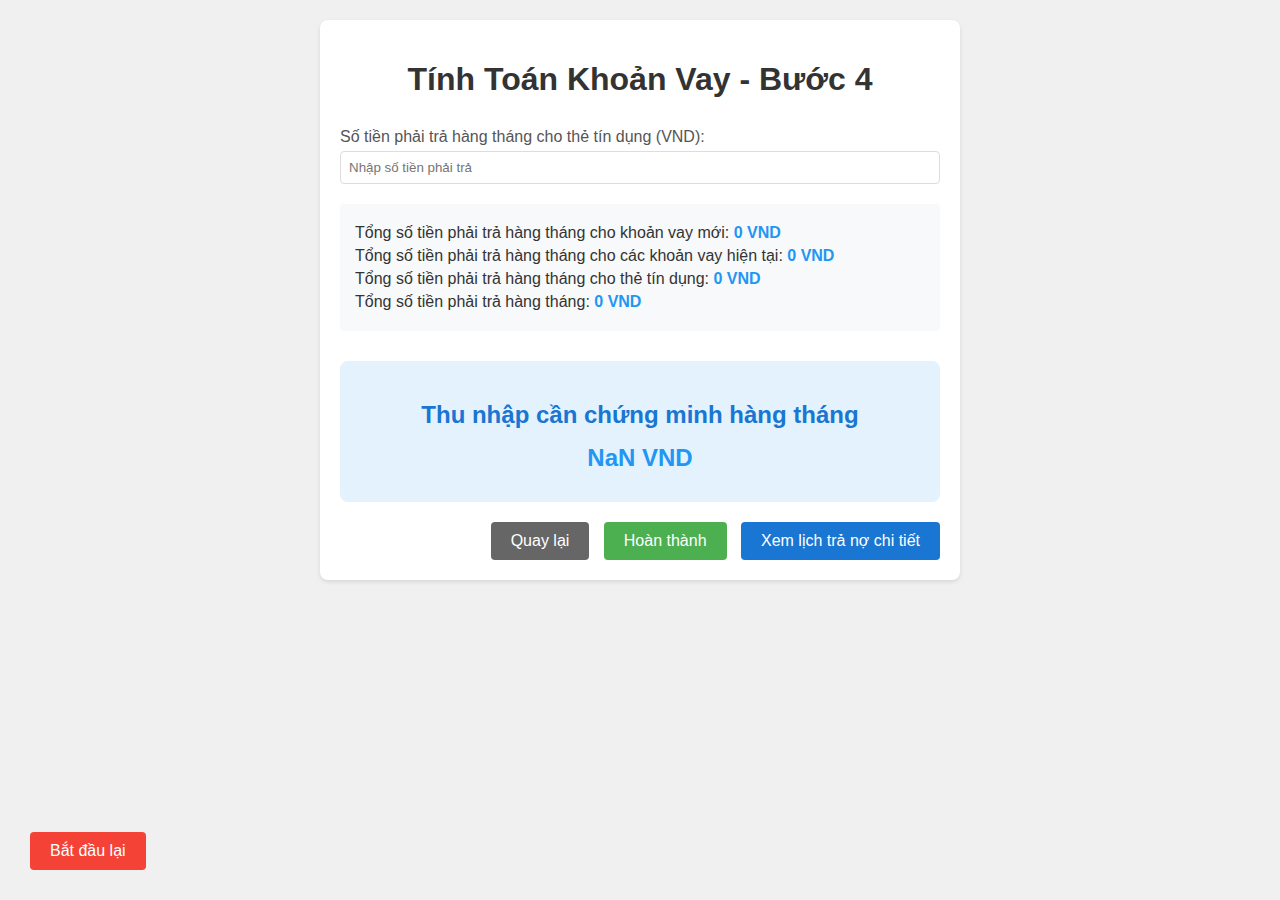
<file: step4.html>
<!DOCTYPE html>
<html lang="en">
<head>
    <meta charset="UTF-8">
    <meta name="viewport" content="width=device-width, initial-scale=1.0">
    <title>Tính Toán Khoản Vay - Bước 4</title>
    <style>
        body {
            font-family: Arial, sans-serif;
            margin: 0;
            padding: 20px;
            background-color: #f0f0f0;
        }
        .container {
            max-width: 600px;
            margin: 0 auto;
            background-color: white;
            padding: 20px;
            border-radius: 8px;
            box-shadow: 0 2px 4px rgba(0,0,0,0.1);
        }
        h1 {
            color: #333;
            text-align: center;
            margin-bottom: 30px;
        }
        .form-group {
            margin-bottom: 20px;
        }
        label {
            display: block;
            margin-bottom: 5px;
            color: #555;
        }
        input {
            width: 100%;
            padding: 8px;
            border: 1px solid #ddd;
            border-radius: 4px;
            box-sizing: border-box;
        }
        .result {
            margin-top: 20px;
            padding: 15px;
            background-color: #f8f9fa;
            border-radius: 4px;
        }
        .result p {
            margin: 5px 0;
            color: #333;
        }
        .highlight {
            color: #2196F3;
            font-weight: bold;
        }
        .button-group {
            margin-top: 20px;
            text-align: right;
        }
        .button {
            background-color: #4CAF50;
            color: white;
            padding: 10px 20px;
            border: none;
            border-radius: 4px;
            cursor: pointer;
            font-size: 16px;
            margin-left: 10px;
        }
        .button:hover {
            background-color: #45a049;
        }
        .button:disabled {
            background-color: #cccccc;
            cursor: not-allowed;
        }
        .button.secondary {
            background-color: #666;
        }
        .button.secondary:hover {
            background-color: #555;
        }
        .final-result {
            margin-top: 30px;
            padding: 20px;
            background-color: #e3f2fd;
            border-radius: 8px;
            text-align: center;
        }
        .final-result h2 {
            color: #1976D2;
            margin-bottom: 15px;
        }
        .final-result .amount {
            font-size: 24px;
            color: #2196F3;
            font-weight: bold;
            margin: 10px 0;
        }
        .restart-button {
            position: fixed;
            left: 30px;
            bottom: 30px;
            background: #f44336;
            color: #fff;
            border: none;
            border-radius: 4px;
            padding: 10px 20px;
            font-size: 16px;
            cursor: pointer;
            z-index: 1000;
        }
        .restart-button:hover {
            background: #b71c1c;
        }
    </style>
</head>
<body>
    <div class="container">
        <h1>Tính Toán Khoản Vay - Bước 4</h1>
        
        <div class="form-group">
            <label for="creditCardPayment">Số tiền phải trả hàng tháng cho thẻ tín dụng (VND):</label>
            <input type="text" id="creditCardPayment" placeholder="Nhập số tiền phải trả">
        </div>

        <div class="result">
            <p>Tổng số tiền phải trả hàng tháng cho khoản vay mới: <span id="newLoanPayment" class="highlight">0 VND</span></p>
            <p>Tổng số tiền phải trả hàng tháng cho các khoản vay hiện tại: <span id="currentLoansPayment" class="highlight">0 VND</span></p>
            <p>Tổng số tiền phải trả hàng tháng cho thẻ tín dụng: <span id="creditCardPaymentDisplay" class="highlight">0 VND</span></p>
            <p>Tổng số tiền phải trả hàng tháng: <span id="totalPayment" class="highlight">0 VND</span></p>
        </div>

        <div class="final-result">
            <h2>Thu nhập cần chứng minh hàng tháng</h2>
            <div class="amount" id="requiredIncome">0 VND</div>
        </div>

        <div class="button-group">
            <button id="prevButton" class="button secondary">Quay lại</button>
            <button id="finishButton" class="button">Hoàn thành</button>
            <button id="scheduleButton" class="button" style="background:#1976D2; margin-left:10px;">Xem lịch trả nợ chi tiết</button>
        </div>
        <button id="restartButton" class="restart-button">Bắt đầu lại</button>
    </div>

    <script>
        const creditCardPaymentInput = document.getElementById('creditCardPayment');
        const newLoanPaymentSpan = document.getElementById('newLoanPayment');
        const currentLoansPaymentSpan = document.getElementById('currentLoansPayment');
        const creditCardPaymentDisplaySpan = document.getElementById('creditCardPaymentDisplay');
        const totalPaymentSpan = document.getElementById('totalPayment');
        const requiredIncomeSpan = document.getElementById('requiredIncome');
        const prevButton = document.getElementById('prevButton');
        const finishButton = document.getElementById('finishButton');
        const scheduleButton = document.getElementById('scheduleButton');

        // Lấy dữ liệu từ các bước trước
        const loanData = JSON.parse(localStorage.getItem('loanData') || '{}');

        function formatCurrency(input) {
            let value = input.value.replace(/[^\d]/g, '');
            value = value.replace(/\B(?=(\d{3})+(?!\d))/g, '.');
            input.value = value;
            return parseInt(value.replace(/\./g, '')) || 0;
        }

        function calculateTotalPayments() {
            const newLoanPayment = loanData.monthlyPayment || 0;
            const currentLoansPayment = loanData.totalCurrentPayments || 0;
            const creditCardPayment = formatCurrency(creditCardPaymentInput);

            // Hiển thị các khoản thanh toán
            newLoanPaymentSpan.textContent = newLoanPayment.toLocaleString('vi-VN') + ' VND';
            currentLoansPaymentSpan.textContent = currentLoansPayment.toLocaleString('vi-VN') + ' VND';
            creditCardPaymentDisplaySpan.textContent = creditCardPayment.toLocaleString('vi-VN') + ' VND';

            // Tính tổng số tiền phải trả
            const totalPayment = newLoanPayment + currentLoansPayment + creditCardPayment;
            totalPaymentSpan.textContent = totalPayment.toLocaleString('vi-VN') + ' VND';

            // Tính thu nhập cần chứng minh
            const loanRate = loanData.loanRate || 0;
            const requiredIncome = totalPayment / (loanRate / 100);
            requiredIncomeSpan.textContent = Math.round(requiredIncome).toLocaleString('vi-VN') + ' VND';

            // Lưu kết quả
            loanData.creditCardPayment = creditCardPayment;
            loanData.totalPayment = totalPayment;
            loanData.requiredIncome = Math.round(requiredIncome);
            localStorage.setItem('loanData', JSON.stringify(loanData));
        }

        // Event listeners
        creditCardPaymentInput.addEventListener('input', function() {
            formatCurrency(this);
            calculateTotalPayments();
        });

        prevButton.addEventListener('click', function() {
            window.location.href = 'step3.html';
        });

        finishButton.addEventListener('click', function() {
            window.location.href = 'index.html';
        });

        scheduleButton.addEventListener('click', function() {
            window.location.href = 'schedule.html';
        });

        document.getElementById('restartButton').addEventListener('click', function() {
            window.location.href = 'index.html';
        });

        // Hiển thị kết quả ban đầu
        calculateTotalPayments();
    </script>
</body>
</html>
</file>
